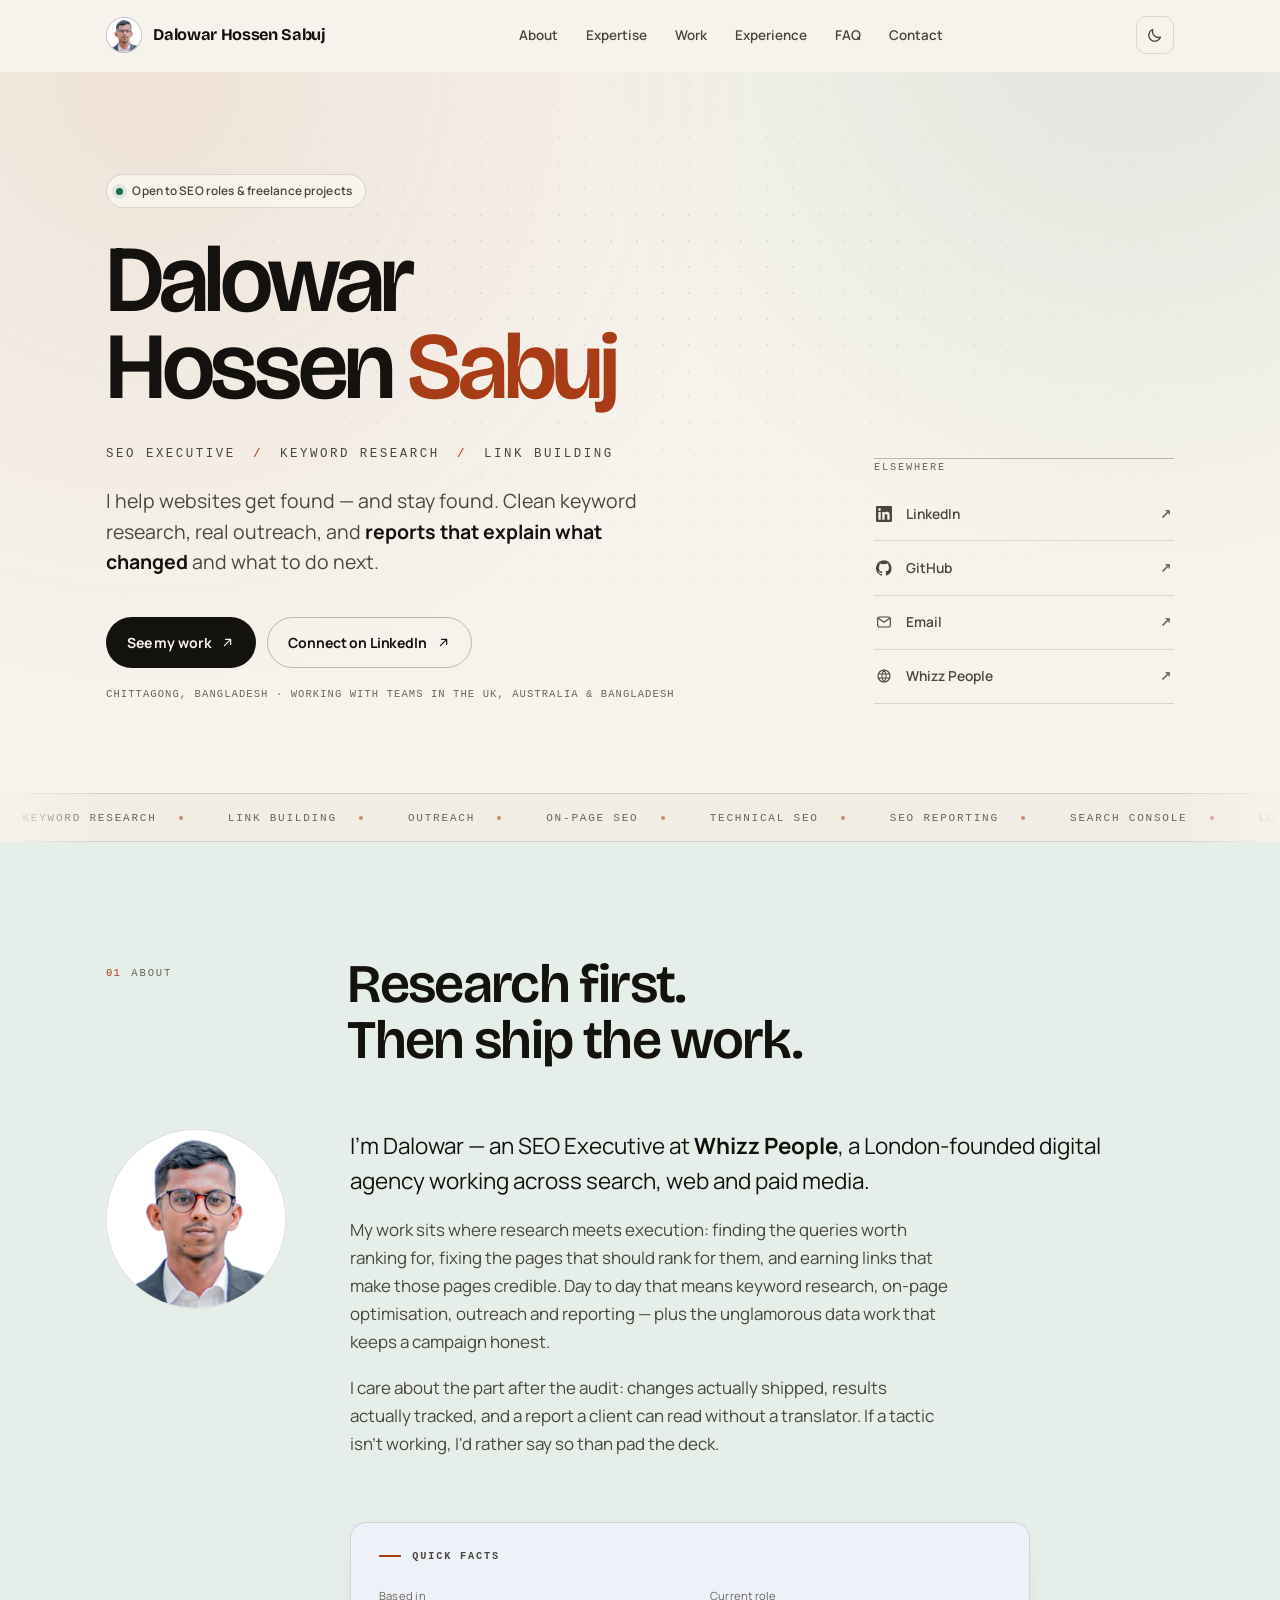
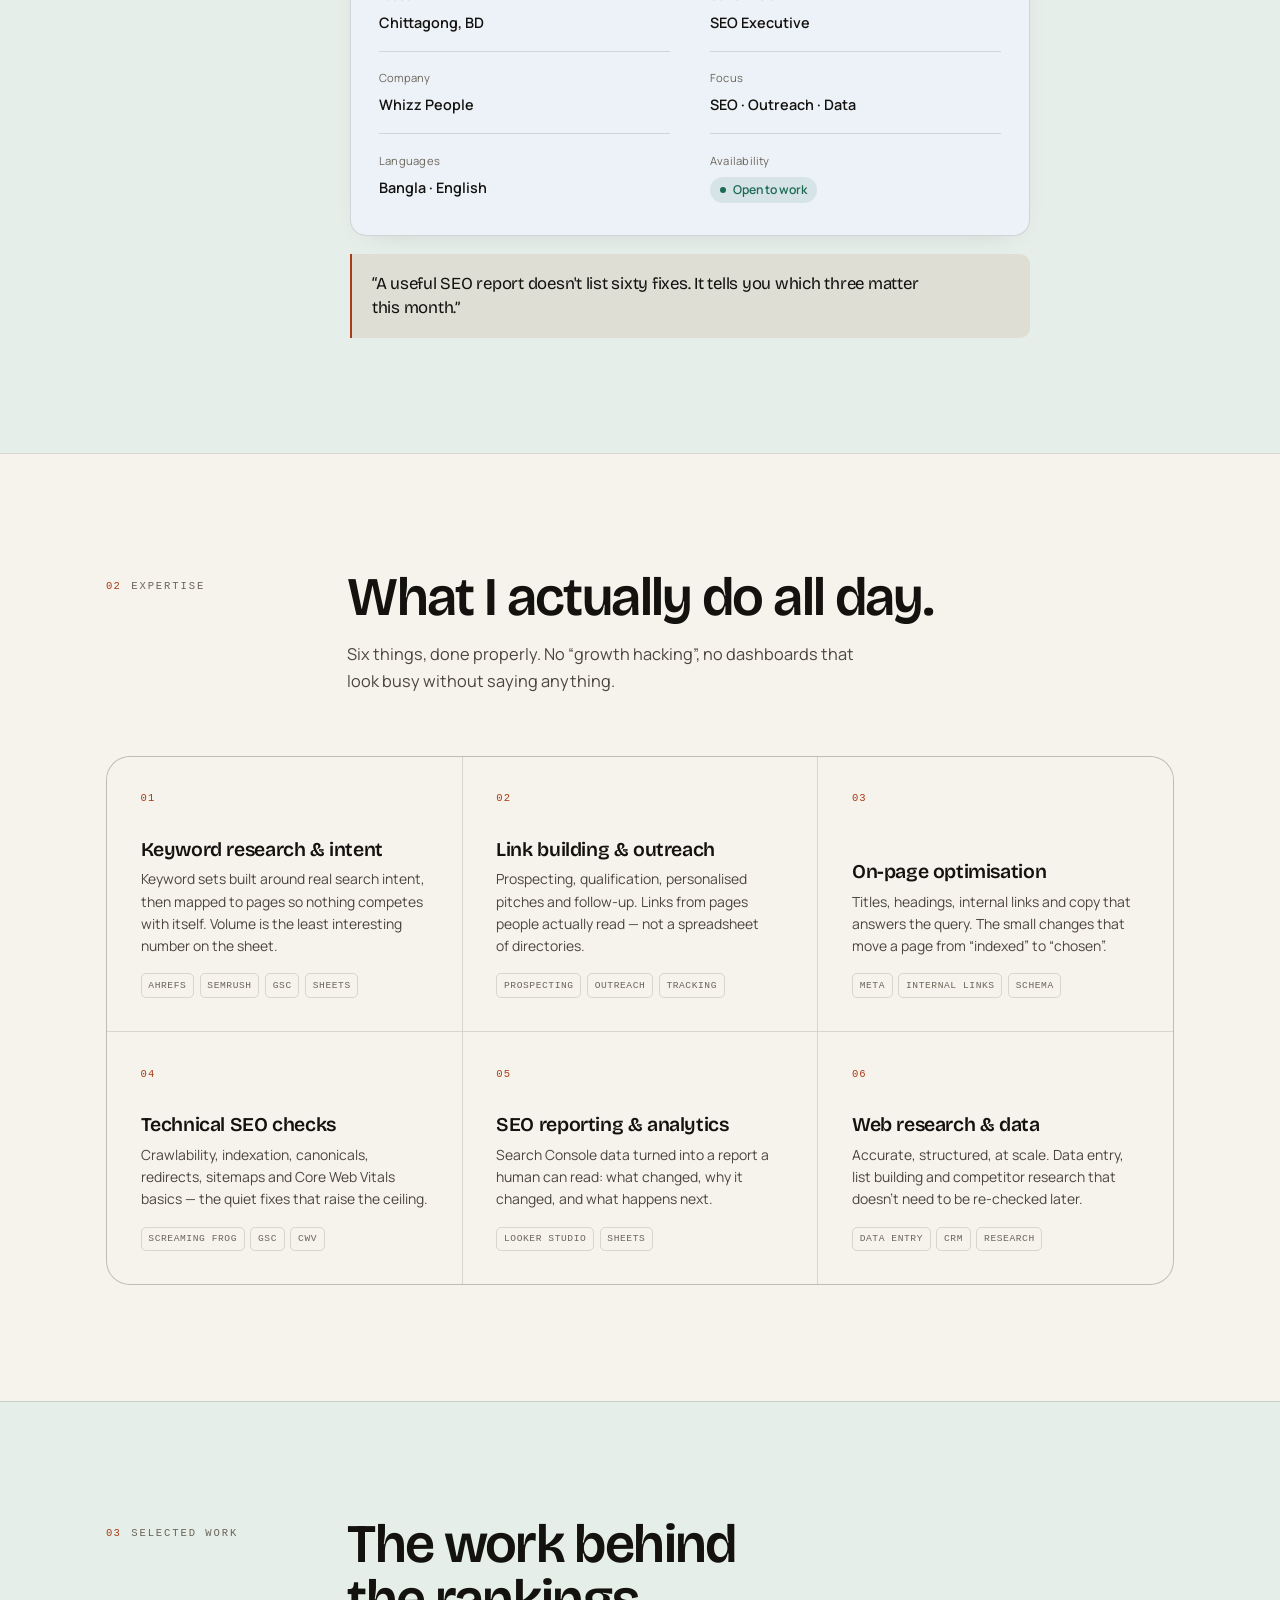
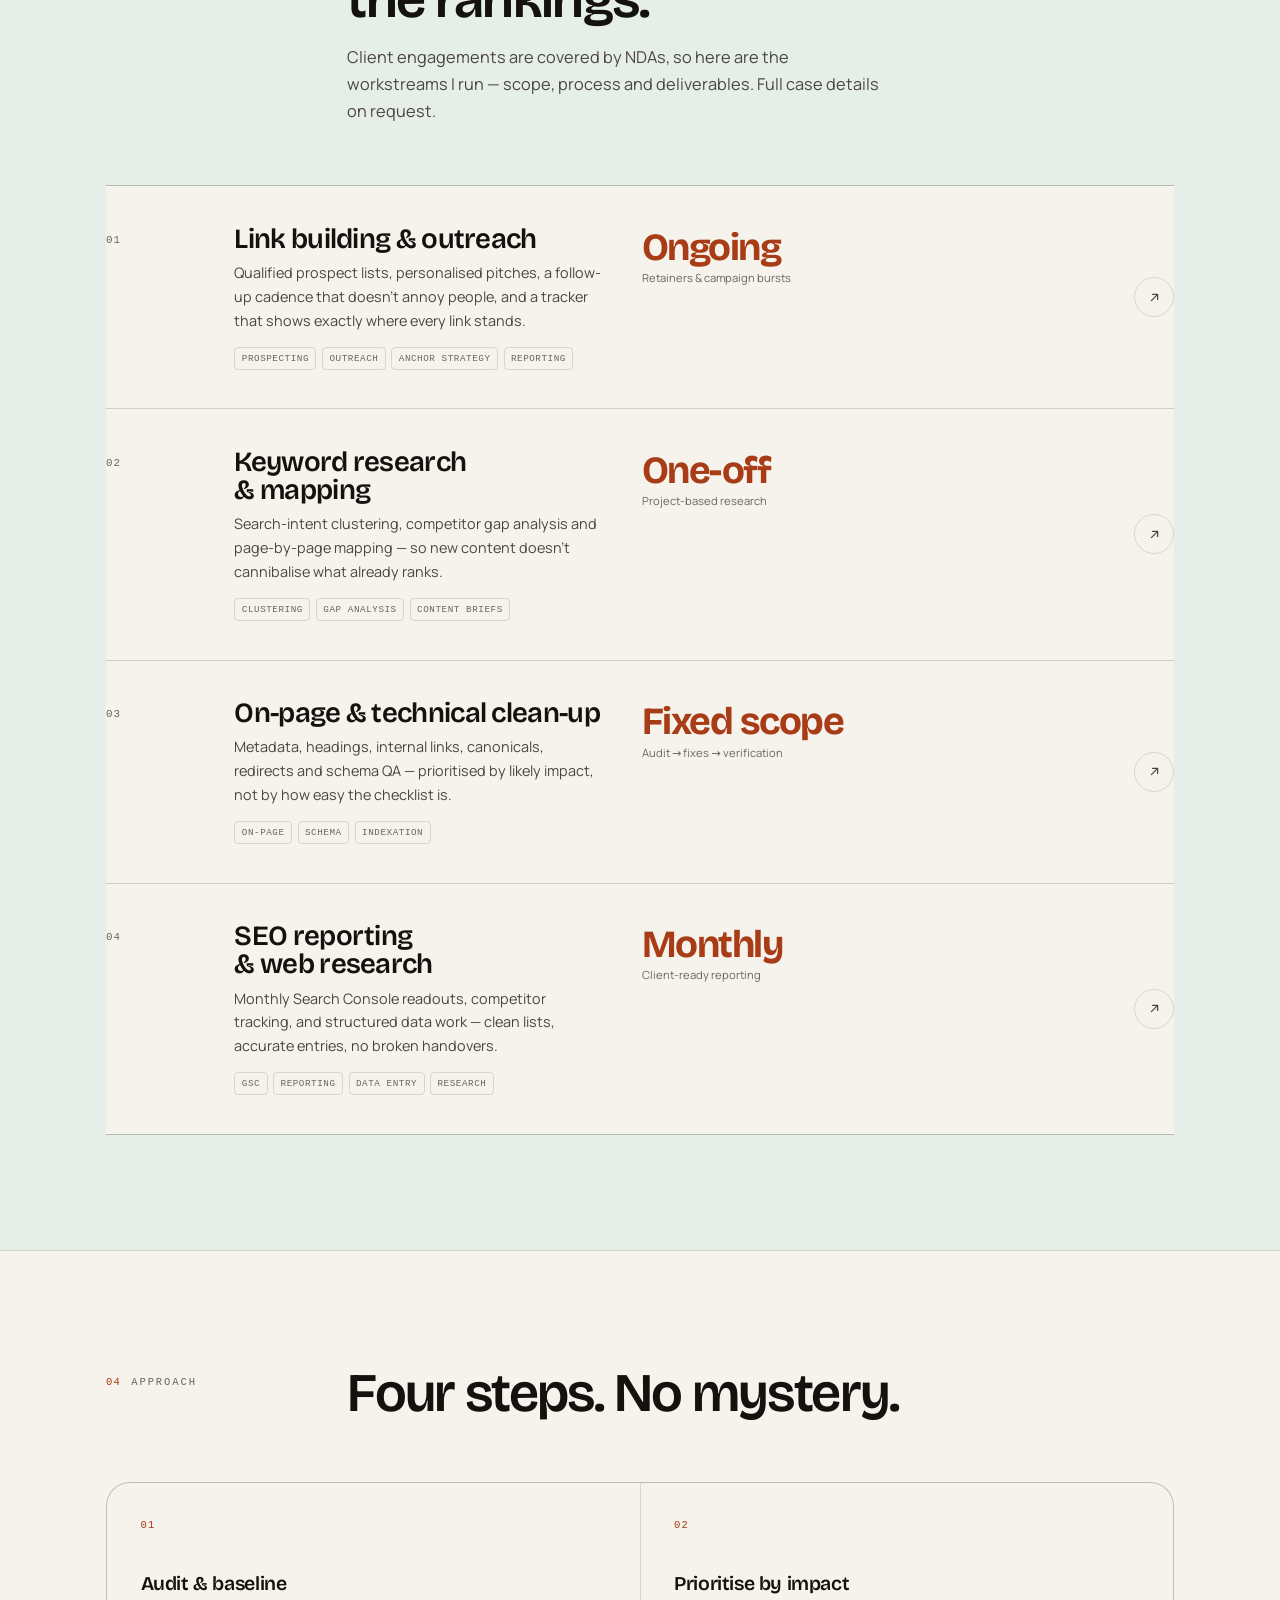
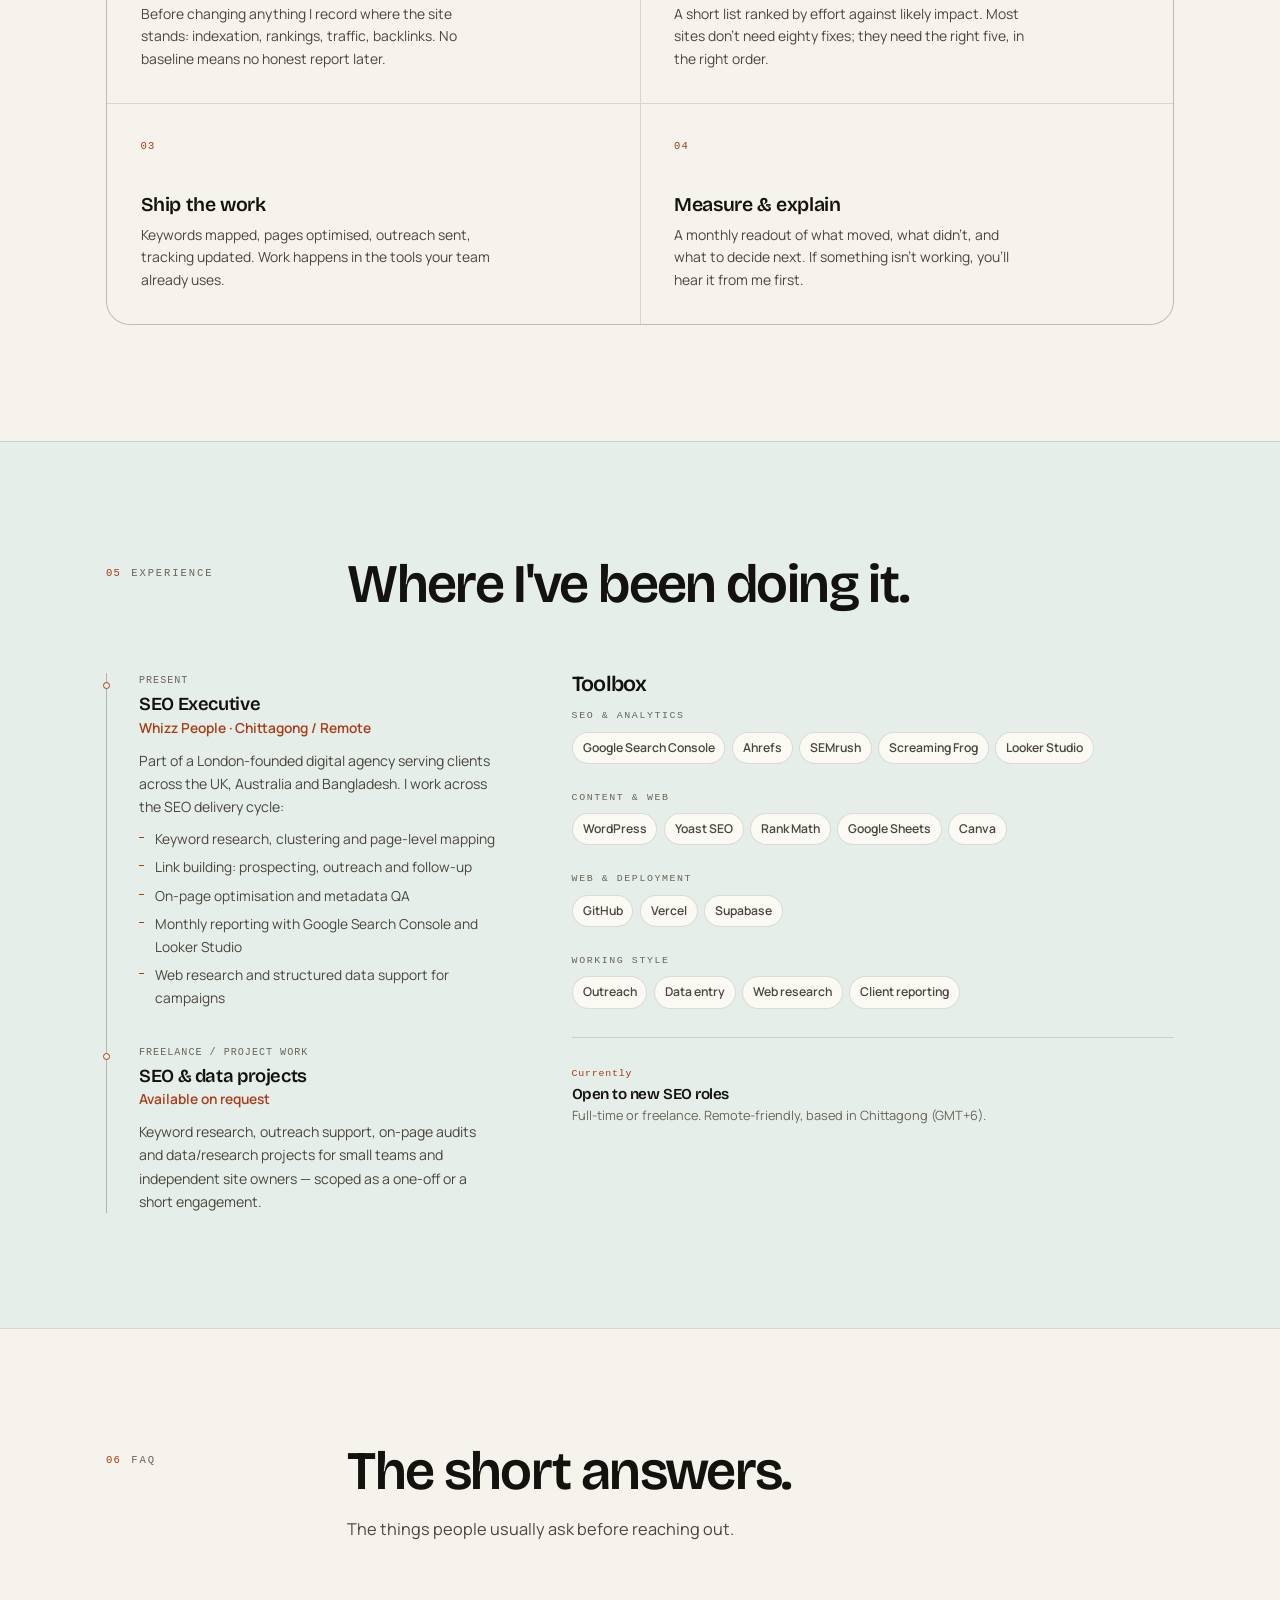
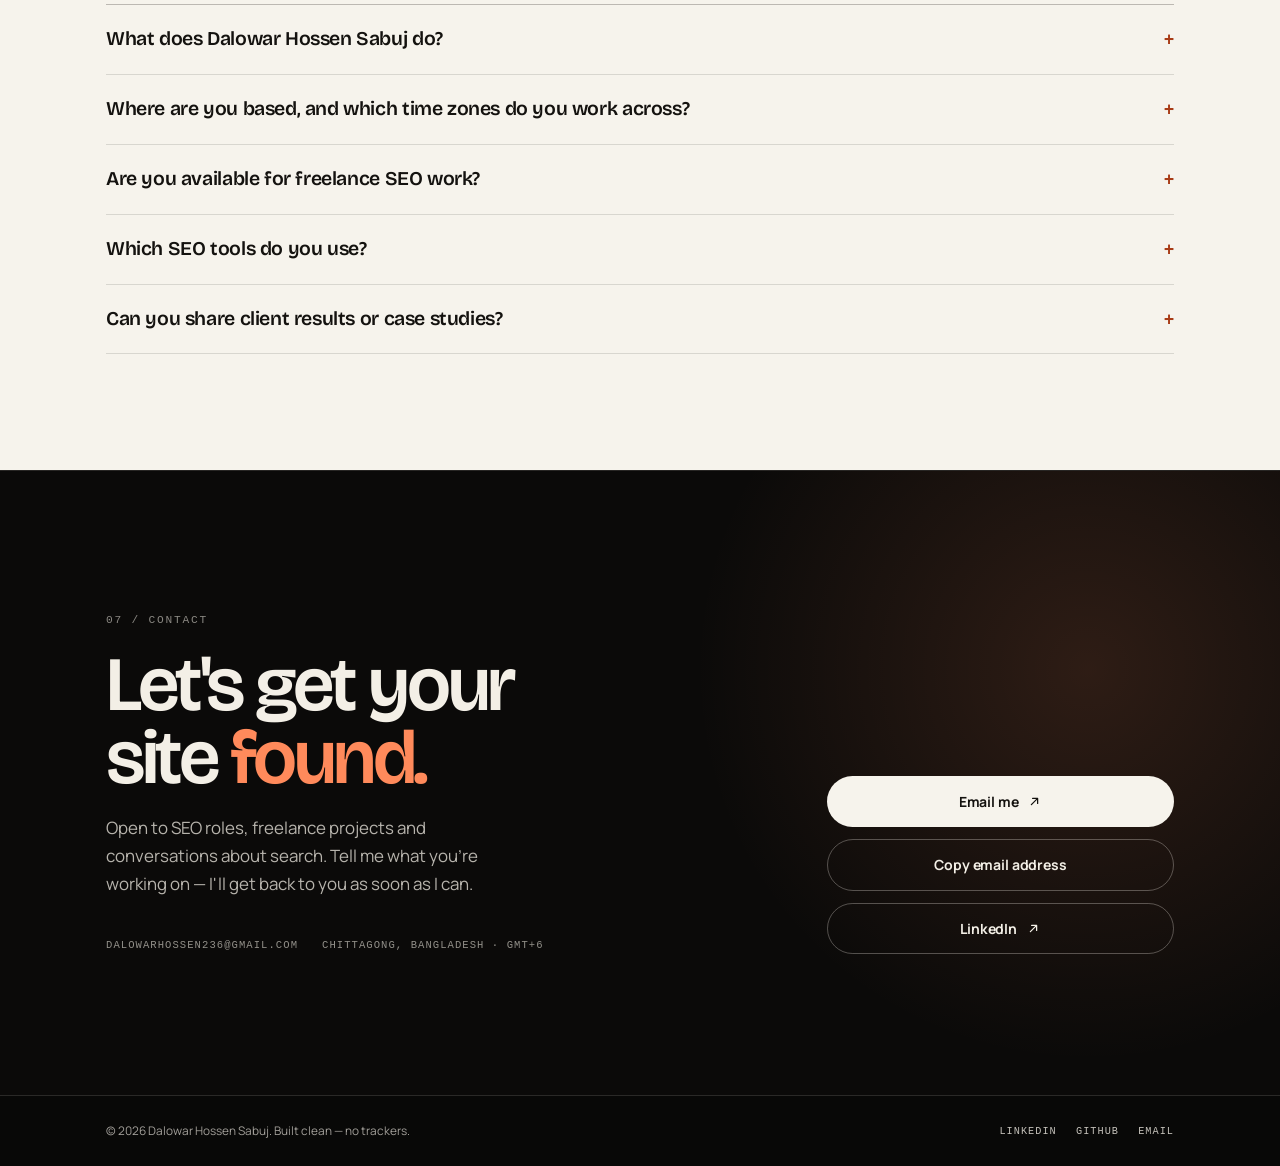
<file: index.html>
<!doctype html>
<html lang="en" data-theme="light">
  <head>
    <meta charset="utf-8" />
    <meta name="viewport" content="width=device-width, initial-scale=1" />

    <title>Dalowar Hossen Sabuj — SEO Executive</title>
    <meta
      name="description"
      content="Dalowar Hossen Sabuj — SEO Executive at Whizz People. Keyword research, link building, on-page SEO and reporting. Based in Chittagong, Bangladesh."
    />
    <meta name="author" content="Dalowar Hossen Sabuj" />
    <meta name="robots" content="index, follow, max-image-preview:large, max-snippet:-1" />
    <link rel="canonical" href="https://dalowarhossen.github.io/" />

    <!-- Google Search Console verification -->
    <meta name="google-site-verification" content="wLKCw7zXf9TpdsUhD0PZDOm4tRBXWDottYUJNYAZXNM" />

    <!-- Icons & manifest -->
    <link rel="icon" href="assets/img/favicon.svg" type="image/svg+xml" />
    <link rel="icon" href="assets/img/favicon-32.png" sizes="32x32" type="image/png" />
    <link rel="apple-touch-icon" href="assets/img/apple-touch-icon.png" />
    <link rel="manifest" href="site.webmanifest" />
    <meta name="theme-color" content="#f6f3ec" />
    <meta name="color-scheme" content="light dark" />
    <link rel="alternate" type="text/plain" href="/llms.txt" title="llms.txt" />
    <link rel="sitemap" type="application/xml" href="/sitemap.xml" />

    <!-- Open Graph -->
    <meta property="og:type" content="profile" />
    <meta property="og:site_name" content="Dalowar Hossen Sabuj" />
    <meta property="og:title" content="Dalowar Hossen Sabuj — SEO Executive" />
    <meta
      property="og:description"
      content="SEO Executive at Whizz People. Keyword research, link building, on-page optimisation and reporting that explains what changed."
    />
    <meta property="og:url" content="https://dalowarhossen.github.io/" />
    <meta property="og:image" content="https://dalowarhossen.github.io/assets/img/og-image.png" />
    <meta property="og:image:width" content="1200" />
    <meta property="og:image:height" content="630" />
    <meta property="og:image:type" content="image/png" />
    <meta property="og:image:alt" content="Dalowar Hossen Sabuj, SEO Executive" />
    <meta property="og:locale" content="en_US" />
    <meta property="profile:first_name" content="Dalowar" />
    <meta property="profile:last_name" content="Hossen Sabuj" />
    <meta property="profile:username" content="sabuz236" />

    <!-- Twitter / X -->
    <meta name="twitter:card" content="summary_large_image" />
    <meta name="twitter:title" content="Dalowar Hossen Sabuj — SEO Executive" />
    <meta
      name="twitter:description"
      content="SEO Executive at Whizz People. Keyword research, link building, on-page optimisation and reporting."
    />
    <meta name="twitter:image" content="https://dalowarhossen.github.io/assets/img/og-image.png" />
    <meta name="twitter:image:alt" content="Dalowar Hossen Sabuj, SEO Executive" />

    <!-- Identity links (helps search engines connect the profiles) -->
    <link rel="me" href="https://www.linkedin.com/in/sabuz236/" />
    <link rel="me" href="https://github.com/dalowarhossen" />
    <link rel="me" href="mailto:dalowarhossen236@gmail.com" />

    <!-- Theme is applied before first paint to avoid a flash -->
    <script>
      (function () {
        try {
          var saved = localStorage.getItem("theme");
          var theme =
            saved ||
            (window.matchMedia("(prefers-color-scheme: dark)").matches ? "dark" : "light");
          document.documentElement.dataset.theme = theme;
        } catch (e) {}
      })();
    </script>

    <!-- Fonts -->
    <link
      rel="preload"
      href="assets/fonts/bricolage-latin.woff2"
      as="font"
      type="font/woff2"
      crossorigin
    />
    <link
      rel="preload"
      href="assets/fonts/manrope-latin.woff2"
      as="font"
      type="font/woff2"
      crossorigin
    />
    <link rel="stylesheet" href="assets/css/style.css?v=20261028-avatar" />

    <noscript>
      <style>
        .reveal { opacity: 1; transform: none; }
      </style>
    </noscript>

    <!-- Structured data: Person + ProfilePage + WebSite + FAQ -->
    <script type="application/ld+json">
      {
        "@context": "https://schema.org",
        "@graph": [
          {
            "@type": "Person",
            "@id": "https://dalowarhossen.github.io/#person",
            "name": "Dalowar Hossen Sabuj",
            "alternateName": ["Dalowar Hossen", "Sabuj"],
            "jobTitle": "SEO Executive",
            "description": "SEO Executive at Whizz People in Chittagong, Bangladesh, specialising in keyword research, link building, on-page optimisation, SEO reporting and web research.",
            "url": "https://dalowarhossen.github.io/",
            "mainEntityOfPage": "https://dalowarhossen.github.io/",
            "image": "https://dalowarhossen.github.io/assets/img/portrait.jpg",
            "email": "mailto:dalowarhossen236@gmail.com",
            "worksFor": {
              "@type": "Organization",
              "name": "Whizz People",
              "url": "https://whizzpeople.com/",
              "sameAs": ["https://www.linkedin.com/company/whizz-people/"]
            },
            "address": {
              "@type": "PostalAddress",
              "addressLocality": "Chittagong",
              "addressCountry": "BD"
            },
            "homeLocation": {
              "@type": "Place",
              "name": "Chittagong, Bangladesh"
            },
            "knowsLanguage": ["bn", "en"],
            "knowsAbout": [
              "Search engine optimisation",
              "Keyword research",
              "Link building",
              "Outreach",
              "On-page SEO",
              "Technical SEO",
              "SEO reporting",
              "Google Search Console",
              "Looker Studio",
              "Google Sheets",
              "Web research",
              "Data entry",
              "GitHub",
              "Vercel",
              "Supabase"
            ],
            "hasOccupation": {
              "@type": "Occupation",
              "name": "SEO Executive",
              "occupationLocation": {
                "@type": "City",
                "name": "Chittagong"
              },
              "skills": "Keyword research, link building, outreach, on-page optimisation, SEO reporting, web research"
            },
            "sameAs": [
              "https://www.linkedin.com/in/sabuz236/",
              "https://github.com/dalowarhossen"
            ]
          },
          {
            "@type": "WebSite",
            "@id": "https://dalowarhossen.github.io/#website",
            "url": "https://dalowarhossen.github.io/",
            "name": "Dalowar Hossen Sabuj — Portfolio",
            "inLanguage": "en",
            "publisher": { "@id": "https://dalowarhossen.github.io/#person" }
          },
          {
            "@type": "ProfilePage",
            "@id": "https://dalowarhossen.github.io/#profile",
            "url": "https://dalowarhossen.github.io/",
            "name": "Dalowar Hossen Sabuj — SEO Executive",
            "isPartOf": { "@id": "https://dalowarhossen.github.io/#website" },
            "mainEntity": { "@id": "https://dalowarhossen.github.io/#person" },
            "dateModified": "2026-10-19",
            "inLanguage": "en"
          },
          {
            "@type": "FAQPage",
            "@id": "https://dalowarhossen.github.io/#faq",
            "mainEntity": [
              {
                "@type": "Question",
                "name": "What does Dalowar Hossen Sabuj do?",
                "acceptedAnswer": {
                  "@type": "Answer",
                  "text": "Dalowar Hossen Sabuj is an SEO Executive at Whizz People, a London-founded digital agency. He works on keyword research, link building and outreach, on-page optimisation, SEO reporting with Google Search Console and Looker Studio, and web research."
                }
              },
              {
                "@type": "Question",
                "name": "Where is Dalowar Hossen Sabuj based?",
                "acceptedAnswer": {
                  "@type": "Answer",
                  "text": "He is based in Chittagong, Bangladesh, and works remotely with teams across the UK, Australia and Bangladesh."
                }
              },
              {
                "@type": "Question",
                "name": "Is Dalowar available for freelance SEO work?",
                "acceptedAnswer": {
                  "@type": "Answer",
                  "text": "Yes. He is open to freelance SEO projects and full-time roles covering keyword research, link building, on-page optimisation and reporting. The fastest way to reach him is by email at dalowarhossen236@gmail.com or on LinkedIn."
                }
              },
              {
                "@type": "Question",
                "name": "Which SEO tools does Dalowar use?",
                "acceptedAnswer": {
                  "@type": "Answer",
                  "text": "His day-to-day stack includes Google Search Console, Ahrefs, SEMrush, Screaming Frog, Looker Studio, Google Sheets and WordPress with Yoast or Rank Math. He also uses GitHub, Vercel and Supabase for publishing and small web builds."
                }
              }
            ]
          }
        ]
      }
    </script>
  </head>

  <body>
    <a class="skip-link" href="#main">Skip to content</a>

    <header class="site-header" data-header>
      <div class="wrap header-inner">
        <a class="brand" href="#top" aria-label="Dalowar Hossen Sabuj — home">
          <img class="brand-mark brand-photo" src="assets/img/portrait.jpg" alt="" width="36" height="36" decoding="async" />
          <span class="brand-text">Dalowar Hossen Sabuj</span>
        </a>

        <nav class="nav" id="primary-nav" aria-label="Primary">
          <a href="#about">About</a>
          <a href="#expertise">Expertise</a>
          <a href="#work">Work</a>
          <a href="#experience">Experience</a>
          <a href="#faq">FAQ</a>
          <a href="#contact">Contact</a>
        </nav>

        <div class="header-actions">
          <button
            class="icon-btn theme-toggle"
            type="button"
            data-theme-toggle
            aria-label="Switch to dark theme"
            aria-pressed="false"
          >
            <svg class="sun" viewBox="0 0 24 24" fill="none" stroke="currentColor" stroke-width="1.8" stroke-linecap="round" aria-hidden="true">
              <circle cx="12" cy="12" r="4.2" />
              <path d="M12 2.5v2M12 19.5v2M2.5 12h2M19.5 12h2M5.3 5.3l1.4 1.4M17.3 17.3l1.4 1.4M18.7 5.3l-1.4 1.4M6.7 17.3l-1.4 1.4" />
            </svg>
            <svg class="moon" viewBox="0 0 24 24" fill="none" stroke="currentColor" stroke-width="1.8" stroke-linecap="round" stroke-linejoin="round" aria-hidden="true">
              <path d="M20.5 14.3A8.5 8.5 0 0 1 9.7 3.5a8.5 8.5 0 1 0 10.8 10.8Z" />
            </svg>
          </button>

          <button
            class="icon-btn menu-toggle"
            type="button"
            data-menu-toggle
            aria-expanded="false"
            aria-controls="primary-nav"
            aria-label="Toggle navigation"
          >
            <svg viewBox="0 0 24 24" fill="none" stroke="currentColor" stroke-width="1.8" stroke-linecap="round" aria-hidden="true">
              <path d="M4 7h16M4 12h16M4 17h16" />
            </svg>
          </button>
        </div>
      </div>
      <span class="progress" data-progress aria-hidden="true"></span>
    </header>

    <main id="main">
      <!-- ================================================================
           HERO
           ================================================================ -->
      <section class="hero" id="top" aria-labelledby="hero-title">
        <div class="wrap hero-grid">
          <div>
            <p class="eyebrow">
              <span class="dot" aria-hidden="true"></span>
              Open to SEO roles &amp; freelance projects
            </p>

            <h1 id="hero-title">
              <span class="line">Dalowar</span>
              <span class="line">Hossen <em>Sabuj</em></span>
            </h1>

            <p class="hero-role">
              SEO Executive <span class="sep">/</span> Keyword Research
              <span class="sep">/</span> Link Building
            </p>

            <p class="hero-lede">
              I help websites get found — and stay found. Clean keyword research,
              real outreach, and <strong>reports that explain what changed</strong>
              and what to do next.
            </p>

            <div class="hero-cta">
              <a class="btn" href="#work">
                See my work
                <svg viewBox="0 0 24 24" fill="none" stroke="currentColor" stroke-width="2" stroke-linecap="round" stroke-linejoin="round" aria-hidden="true">
                  <path d="M7 17 17 7M9 7h8v8" />
                </svg>
              </a>
              <a class="btn btn--ghost" href="https://www.linkedin.com/in/sabuz236/" rel="me">
                Connect on LinkedIn
                <svg viewBox="0 0 24 24" fill="none" stroke="currentColor" stroke-width="2" stroke-linecap="round" stroke-linejoin="round" aria-hidden="true">
                  <path d="M7 17 17 7M9 7h8v8" />
                </svg>
              </a>
            </div>

            <p class="hero-note">
              Chittagong, Bangladesh · Working with teams in the UK, Australia &amp; Bangladesh
            </p>
          </div>

          <nav class="social-rail" aria-label="Profiles and contact">
            <p class="rail-title">Elsewhere</p>

            <a class="social-link" href="https://www.linkedin.com/in/sabuz236/" rel="me">
              <svg viewBox="0 0 24 24" fill="currentColor" aria-hidden="true">
                <path d="M20.45 20.45h-3.55v-5.57c0-1.33-.03-3.04-1.85-3.04-1.86 0-2.14 1.45-2.14 2.94v5.67H9.35V9h3.41v1.56h.05c.48-.9 1.64-1.85 3.37-1.85 3.6 0 4.27 2.37 4.27 5.46v6.28zM5.34 7.43a2.06 2.06 0 1 1 0-4.12 2.06 2.06 0 0 1 0 4.12zm1.78 13.02H3.55V9h3.57v11.45zM22.22 0H1.77C.79 0 0 .77 0 1.73v20.54C0 23.23.79 24 1.77 24h20.45c.98 0 1.78-.77 1.78-1.73V1.73C24 .77 23.2 0 22.22 0z" />
              </svg>
              <span>LinkedIn</span>
              <span class="arrow" aria-hidden="true">↗</span>
            </a>

            <a class="social-link" href="https://github.com/dalowarhossen" rel="me">
              <svg viewBox="0 0 24 24" fill="currentColor" aria-hidden="true">
                <path d="M12 .3a12 12 0 0 0-3.8 23.4c.6.1.8-.3.8-.6v-2.1c-3.3.7-4-1.6-4-1.6-.6-1.4-1.4-1.8-1.4-1.8-1.1-.7.1-.7.1-.7 1.2.1 1.8 1.2 1.8 1.2 1.1 1.8 2.8 1.3 3.5 1 .1-.8.4-1.3.8-1.6-2.7-.3-5.5-1.3-5.5-5.9 0-1.3.5-2.4 1.2-3.2-.1-.3-.5-1.5.1-3.2 0 0 1-.3 3.3 1.2a11.5 11.5 0 0 1 6 0C17.3 4.7 18.3 5 18.3 5c.6 1.7.2 2.9.1 3.2.8.8 1.2 1.9 1.2 3.2 0 4.6-2.8 5.6-5.5 5.9.4.4.8 1.1.8 2.2v3.3c0 .3.2.7.8.6A12 12 0 0 0 12 .3z" />
              </svg>
              <span>GitHub</span>
              <span class="arrow" aria-hidden="true">↗</span>
            </a>

            <a class="social-link" href="mailto:dalowarhossen236@gmail.com">
              <svg viewBox="0 0 24 24" fill="none" stroke="currentColor" stroke-width="1.7" stroke-linecap="round" stroke-linejoin="round" aria-hidden="true">
                <rect x="2.5" y="4.5" width="19" height="15" rx="2.5" />
                <path d="m3.5 6.5 8.5 6 8.5-6" />
              </svg>
              <span>Email</span>
              <span class="arrow" aria-hidden="true">↗</span>
            </a>

            <a class="social-link" href="https://whizzpeople.com/" rel="noopener">
              <svg viewBox="0 0 24 24" fill="none" stroke="currentColor" stroke-width="1.7" stroke-linecap="round" stroke-linejoin="round" aria-hidden="true">
                <circle cx="12" cy="12" r="9" />
                <path d="M3.5 9h17M3.5 15h17M12 3a15 15 0 0 1 0 18M12 3a15 15 0 0 0 0 18" />
              </svg>
              <span>Whizz People</span>
              <span class="arrow" aria-hidden="true">↗</span>
            </a>
          </nav>
        </div>
      </section>

      <!-- ================================================================
           MARQUEE
           ================================================================ -->
      <div class="marquee" aria-hidden="true">
        <div class="marquee-track">
          <div class="marquee-group">
            <span>Keyword research</span><span>Link building</span><span>Outreach</span>
            <span>On-page SEO</span><span>Technical SEO</span><span>SEO reporting</span>
            <span>Search Console</span><span>Looker Studio</span><span>Content briefs</span>
            <span>Web research</span><span>Data entry</span><span>Local SEO</span>
          </div>
          <div class="marquee-group">
            <span>Keyword research</span><span>Link building</span><span>Outreach</span>
            <span>On-page SEO</span><span>Technical SEO</span><span>SEO reporting</span>
            <span>Search Console</span><span>Looker Studio</span><span>Content briefs</span>
            <span>Web research</span><span>Data entry</span><span>Local SEO</span>
          </div>
        </div>
      </div>

      <!-- ================================================================
           01 — ABOUT
           ================================================================ -->
      <section class="section" id="about" aria-labelledby="about-title">
        <div class="wrap">
          <div class="section-head reveal">
            <p class="label"><span class="num">01</span><span class="txt">About</span></p>
            <div>
              <h2 class="section-title" id="about-title">Research first. Then ship the work.</h2>
            </div>
          </div>

          <div class="about-grid">
            <img
              class="about-portrait reveal"
              src="assets/img/portrait.jpg"
              alt="Dalowar Hossen Sabuj"
              width="600"
              height="600"
              loading="lazy"
              decoding="async"
            />
            <div class="prose reveal">
              <p>
                I'm Dalowar — an SEO Executive at
                <strong>Whizz People</strong>, a London-founded digital agency
                working across search, web and paid media.
              </p>
              <p>
                My work sits where research meets execution: finding the queries
                worth ranking for, fixing the pages that should rank for them, and
                earning links that make those pages credible. Day to day that means
                keyword research, on-page optimisation, outreach and reporting —
                plus the unglamorous data work that keeps a campaign honest.
              </p>
              <p>
                I care about the part after the audit: changes actually shipped,
                results actually tracked, and a report a client can read without a
                translator. If a tactic isn't working, I'd rather say so than pad
                the deck.
              </p>
            </div>

            <div class="about-details reveal" style="--d: 90ms">
              <div class="fact-card">
                <h3>Quick facts</h3>
                <ul class="facts">
                  <li><span class="k">Based in</span><span class="v">Chittagong, BD</span></li>
                  <li><span class="k">Current role</span><span class="v">SEO Executive</span></li>
                  <li><span class="k">Company</span><span class="v">Whizz People</span></li>
                  <li><span class="k">Focus</span><span class="v">SEO · Outreach · Data</span></li>
                  <li><span class="k">Languages</span><span class="v">Bangla · English</span></li>
                  <li>
                    <span class="k">Availability</span>
                    <span class="v available">Open to work</span>
                  </li>
                </ul>
              </div>

              <blockquote class="pullquote">
                <p>
                  “A useful SEO report doesn't list sixty fixes. It tells you which
                  three matter this month.”
                </p>
              </blockquote>
            </div>
          </div>
        </div>
      </section>

      <!-- ================================================================
           02 — EXPERTISE
           ================================================================ -->
      <section class="section" id="expertise" aria-labelledby="expertise-title">
        <div class="wrap">
          <div class="section-head reveal">
            <p class="label"><span class="num">02</span><span class="txt">Expertise</span></p>
            <div>
              <h2 class="section-title" id="expertise-title">
                What I actually do all day.
              </h2>
              <p class="section-intro">
                Six things, done properly. No “growth hacking”, no dashboards that
                look busy without saying anything.
              </p>
            </div>
          </div>

          <div class="cards">
            <article class="card reveal">
              <span class="num">01</span>
              <h3>Keyword research &amp; intent</h3>
              <p>
                Keyword sets built around real search intent, then mapped to pages
                so nothing competes with itself. Volume is the least interesting
                number on the sheet.
              </p>
              <div class="tags">
                <span>Ahrefs</span><span>SEMrush</span><span>GSC</span><span>Sheets</span>
              </div>
            </article>

            <article class="card reveal" style="--d: 60ms">
              <span class="num">02</span>
              <h3>Link building &amp; outreach</h3>
              <p>
                Prospecting, qualification, personalised pitches and follow-up.
                Links from pages people actually read — not a spreadsheet of
                directories.
              </p>
              <div class="tags">
                <span>Prospecting</span><span>Outreach</span><span>Tracking</span>
              </div>
            </article>

            <article class="card reveal" style="--d: 120ms">
              <span class="num">03</span>
              <h3>On-page optimisation</h3>
              <p>
                Titles, headings, internal links and copy that answers the query.
                The small changes that move a page from “indexed” to “chosen”.
              </p>
              <div class="tags">
                <span>Meta</span><span>Internal links</span><span>Schema</span>
              </div>
            </article>

            <article class="card reveal">
              <span class="num">04</span>
              <h3>Technical SEO checks</h3>
              <p>
                Crawlability, indexation, canonicals, redirects, sitemaps and Core
                Web Vitals basics — the quiet fixes that raise the ceiling.
              </p>
              <div class="tags">
                <span>Screaming Frog</span><span>GSC</span><span>CWV</span>
              </div>
            </article>

            <article class="card reveal" style="--d: 60ms">
              <span class="num">05</span>
              <h3>SEO reporting &amp; analytics</h3>
              <p>
                Search Console data turned into a report a human can read: what
                changed, why it changed, and what happens next.
              </p>
              <div class="tags">
                <span>Looker Studio</span><span>Sheets</span>
              </div>
            </article>

            <article class="card reveal" style="--d: 120ms">
              <span class="num">06</span>
              <h3>Web research &amp; data</h3>
              <p>
                Accurate, structured, at scale. Data entry, list building and
                competitor research that doesn't need to be re-checked later.
              </p>
              <div class="tags">
                <span>Data entry</span><span>CRM</span><span>Research</span>
              </div>
            </article>
          </div>
        </div>
      </section>

      <!-- ================================================================
           03 — WORK
           ================================================================ -->
      <section class="section" id="work" aria-labelledby="work-title">
        <div class="wrap">
          <div class="section-head reveal">
            <p class="label"><span class="num">03</span><span class="txt">Selected work</span></p>
            <div>
              <h2 class="section-title" id="work-title">
                The work behind the rankings.
              </h2>
              <p class="section-intro">
                Client engagements are covered by NDAs, so here are the workstreams
                I run — scope, process and deliverables. Full case details on
                request.
              </p>
            </div>
          </div>

          <div class="work-list">
            <article class="work reveal">
              <span class="index">01</span>
              <div>
                <h3>
                  <a href="#contact">Link building &amp; outreach</a>
                </h3>
                <p class="desc">
                  Qualified prospect lists, personalised pitches, a follow-up
                  cadence that doesn't annoy people, and a tracker that shows
                  exactly where every link stands.
                </p>
                <div class="tags">
                  <span>Prospecting</span><span>Outreach</span><span>Anchor strategy</span><span>Reporting</span>
                </div>
              </div>
              <div class="result">
                <span class="big">Ongoing</span>
                <span class="cap">Retainers &amp; campaign bursts</span>
              </div>
              <span class="go" aria-hidden="true">
                <svg viewBox="0 0 24 24" fill="none" stroke="currentColor" stroke-width="2" stroke-linecap="round" stroke-linejoin="round">
                  <path d="M7 17 17 7M9 7h8v8" />
                </svg>
              </span>
            </article>

            <article class="work reveal">
              <span class="index">02</span>
              <div>
                <h3>
                  <a href="#contact">Keyword research &amp; mapping</a>
                </h3>
                <p class="desc">
                  Search-intent clustering, competitor gap analysis and page-by-page
                  mapping — so new content doesn't cannibalise what already ranks.
                </p>
                <div class="tags">
                  <span>Clustering</span><span>Gap analysis</span><span>Content briefs</span>
                </div>
              </div>
              <div class="result">
                <span class="big">One-off</span>
                <span class="cap">Project-based research</span>
              </div>
              <span class="go" aria-hidden="true">
                <svg viewBox="0 0 24 24" fill="none" stroke="currentColor" stroke-width="2" stroke-linecap="round" stroke-linejoin="round">
                  <path d="M7 17 17 7M9 7h8v8" />
                </svg>
              </span>
            </article>

            <article class="work reveal">
              <span class="index">03</span>
              <div>
                <h3>
                  <a href="#contact">On-page &amp; technical clean-up</a>
                </h3>
                <p class="desc">
                  Metadata, headings, internal links, canonicals, redirects and
                  schema QA — prioritised by likely impact, not by how easy the
                  checklist is.
                </p>
                <div class="tags">
                  <span>On-page</span><span>Schema</span><span>Indexation</span>
                </div>
              </div>
              <div class="result">
                <span class="big">Fixed scope</span>
                <span class="cap">Audit → fixes → verification</span>
              </div>
              <span class="go" aria-hidden="true">
                <svg viewBox="0 0 24 24" fill="none" stroke="currentColor" stroke-width="2" stroke-linecap="round" stroke-linejoin="round">
                  <path d="M7 17 17 7M9 7h8v8" />
                </svg>
              </span>
            </article>

            <article class="work reveal">
              <span class="index">04</span>
              <div>
                <h3>
                  <a href="#contact">SEO reporting &amp; web research</a>
                </h3>
                <p class="desc">
                  Monthly Search Console readouts, competitor tracking, and structured
                  data work — clean lists, accurate entries, no broken handovers.
                </p>
                <div class="tags">
                  <span>GSC</span><span>Reporting</span><span>Data entry</span><span>Research</span>
                </div>
              </div>
              <div class="result">
                <span class="big">Monthly</span>
                <span class="cap">Client-ready reporting</span>
              </div>
              <span class="go" aria-hidden="true">
                <svg viewBox="0 0 24 24" fill="none" stroke="currentColor" stroke-width="2" stroke-linecap="round" stroke-linejoin="round">
                  <path d="M7 17 17 7M9 7h8v8" />
                </svg>
              </span>
            </article>
          </div>
        </div>
      </section>

      <!-- ================================================================
           04 — APPROACH
           ================================================================ -->
      <section class="section" id="approach" aria-labelledby="approach-title">
        <div class="wrap">
          <div class="section-head reveal">
            <p class="label"><span class="num">04</span><span class="txt">Approach</span></p>
            <div>
              <h2 class="section-title" id="approach-title">
                Four steps. No mystery.
              </h2>
            </div>
          </div>

          <div class="cards cards--four">
            <article class="card reveal">
              <span class="num">01</span>
              <h3>Audit &amp; baseline</h3>
              <p>
                Before changing anything I record where the site stands:
                indexation, rankings, traffic, backlinks. No baseline means no
                honest report later.
              </p>
            </article>
            <article class="card reveal" style="--d: 60ms">
              <span class="num">02</span>
              <h3>Prioritise by impact</h3>
              <p>
                A short list ranked by effort against likely impact. Most sites
                don't need eighty fixes; they need the right five, in the right
                order.
              </p>
            </article>
            <article class="card reveal" style="--d: 120ms">
              <span class="num">03</span>
              <h3>Ship the work</h3>
              <p>
                Keywords mapped, pages optimised, outreach sent, tracking updated.
                Work happens in the tools your team already uses.
              </p>
            </article>
            <article class="card reveal" style="--d: 180ms">
              <span class="num">04</span>
              <h3>Measure &amp; explain</h3>
              <p>
                A monthly readout of what moved, what didn't, and what to decide
                next. If something isn't working, you'll hear it from me first.
              </p>
            </article>
          </div>
        </div>
      </section>

      <!-- ================================================================
           05 — EXPERIENCE
           ================================================================ -->
      <section class="section" id="experience" aria-labelledby="experience-title">
        <div class="wrap">
          <div class="section-head reveal">
            <p class="label"><span class="num">05</span><span class="txt">Experience</span></p>
            <div>
              <h2 class="section-title" id="experience-title">
                Where I've been doing it.
              </h2>
            </div>
          </div>

          <div class="exp-grid">
            <div class="reveal">
              <div class="timeline">
                <article class="job">
                  <p class="when">Present</p>
                  <h3>SEO Executive</h3>
                  <p class="at">Whizz People · Chittagong / Remote</p>
                  <p>
                    Part of a London-founded digital agency serving clients across
                    the UK, Australia and Bangladesh. I work across the SEO
                    delivery cycle:
                  </p>
                  <ul>
                    <li>Keyword research, clustering and page-level mapping</li>
                    <li>Link building: prospecting, outreach and follow-up</li>
                    <li>On-page optimisation and metadata QA</li>
                    <li>Monthly reporting with Google Search Console and Looker Studio</li>
                    <li>Web research and structured data support for campaigns</li>
                  </ul>
                </article>

                <article class="job">
                  <p class="when">Freelance / project work</p>
                  <h3>SEO &amp; data projects</h3>
                  <p class="at">Available on request</p>
                  <p>
                    Keyword research, outreach support, on-page audits and
                    data/research projects for small teams and independent site
                    owners — scoped as a one-off or a short engagement.
                  </p>
                </article>
              </div>
            </div>

            <div class="exp-side reveal" style="--d: 90ms">
              <h3>Toolbox</h3>

              <div class="chip-group">
                <h4>SEO &amp; analytics</h4>
                <div class="chips">
                  <span class="chip">Google Search Console</span>
                  <span class="chip">Ahrefs</span>
                  <span class="chip">SEMrush</span>
                  <span class="chip">Screaming Frog</span>
                  <span class="chip">Looker Studio</span>
                </div>
              </div>

              <div class="chip-group">
                <h4>Content &amp; web</h4>
                <div class="chips">
                  <span class="chip">WordPress</span>
                  <span class="chip">Yoast SEO</span>
                  <span class="chip">Rank Math</span>
                  <span class="chip">Google Sheets</span>
                  <span class="chip">Canva</span>
                </div>
              </div>

              <div class="chip-group">
                <h4>Web &amp; deployment</h4>
                <div class="chips">
                  <span class="chip">GitHub</span>
                  <span class="chip">Vercel</span>
                  <span class="chip">Supabase</span>
                </div>
              </div>

              <div class="chip-group">
                <h4>Working style</h4>
                <div class="chips">
                  <span class="chip">Outreach</span>
                  <span class="chip">Data entry</span>
                  <span class="chip">Web research</span>
                  <span class="chip">Client reporting</span>
                </div>
              </div>

              <div class="credential">
                <span class="year">Currently</span>
                <h4>Open to new SEO roles</h4>
                <p>
                  Full-time or freelance. Remote-friendly, based in Chittagong
                  (GMT+6).
                </p>
              </div>
            </div>
          </div>
        </div>
      </section>

      <!-- ================================================================
           06 — FAQ
           ================================================================ -->
      <section class="section" id="faq" aria-labelledby="faq-title">
        <div class="wrap">
          <div class="section-head reveal">
            <p class="label"><span class="num">06</span><span class="txt">FAQ</span></p>
            <div>
              <h2 class="section-title" id="faq-title">The short answers.</h2>
              <p class="section-intro">
                The things people usually ask before reaching out.
              </p>
            </div>
          </div>

          <div class="faq reveal">
            <details>
              <summary>What does Dalowar Hossen Sabuj do?</summary>
              <p>
                I'm an SEO Executive at Whizz People, a London-founded digital
                agency. I work on keyword research, link building and outreach,
                on-page optimisation, SEO reporting with Google Search Console and
                Looker Studio, and web research.
              </p>
            </details>

            <details>
              <summary>Where are you based, and which time zones do you work across?</summary>
              <p>
                Chittagong, Bangladesh (GMT+6). I work remotely with teams in the
                UK, Australia and Bangladesh, so there's usually a useful overlap
                with European mornings and Australian afternoons.
              </p>
            </details>

            <details>
              <summary>Are you available for freelance SEO work?</summary>
              <p>
                Yes — freelance projects and full-time roles. Keyword research,
                link building, on-page work and reporting are the usual starting
                points. Email
                <a href="mailto:dalowarhossen236@gmail.com">dalowarhossen236@gmail.com</a>
                or message me on
                <a href="https://www.linkedin.com/in/sabuz236/">LinkedIn</a>.
              </p>
            </details>

            <details>
              <summary>Which SEO tools do you use?</summary>
              <p>
                Google Search Console, Ahrefs, SEMrush, Screaming Frog, Looker
                Studio, Google Sheets, and WordPress with Yoast or Rank Math. For
                publishing and small web builds I use GitHub, Vercel and Supabase. I
                pick the tool for the job — the report matters more than the logo
                on it.
              </p>
            </details>

            <details>
              <summary>Can you share client results or case studies?</summary>
              <p>
                Some client work is covered by NDAs, so I share specifics on a
                call: the starting baseline, what was changed, and what moved. No
                invented numbers on this site.
              </p>
            </details>
          </div>
        </div>
      </section>

      <!-- ================================================================
           07 — CONTACT
           ================================================================ -->
      <section class="contact" id="contact" aria-labelledby="contact-title">
        <div class="wrap">
          <div class="contact-inner">
            <div class="reveal">
              <p class="mono" style="margin-bottom: 1.2rem">07 / Contact</p>
              <h2 id="contact-title">
                Let's get your<br />site <em>found.</em>
              </h2>
              <p>
                Open to SEO roles, freelance projects and conversations about
                search. Tell me what you're working on — I'll get back to you as
                soon as I can.
              </p>

              <div class="contact-meta">
                <a href="mailto:dalowarhossen236@gmail.com">dalowarhossen236@gmail.com</a>
                <span>Chittagong, Bangladesh · GMT+6</span>
              </div>
            </div>

            <div class="contact-actions reveal" style="--d: 100ms">
              <a class="btn" href="mailto:dalowarhossen236@gmail.com?subject=SEO%20project%20enquiry">
                Email me
                <svg viewBox="0 0 24 24" fill="none" stroke="currentColor" stroke-width="2" stroke-linecap="round" stroke-linejoin="round" aria-hidden="true">
                  <path d="M7 17 17 7M9 7h8v8" />
                </svg>
              </a>
              <button class="btn btn--ghost" type="button" data-copy="dalowarhossen236@gmail.com">
                Copy email address
              </button>
              <a class="btn btn--ghost" href="https://www.linkedin.com/in/sabuz236/">
                LinkedIn
                <svg viewBox="0 0 24 24" fill="none" stroke="currentColor" stroke-width="2" stroke-linecap="round" stroke-linejoin="round" aria-hidden="true">
                  <path d="M7 17 17 7M9 7h8v8" />
                </svg>
              </a>
            </div>
          </div>
        </div>
      </section>
    </main>

    <footer class="site-footer">
      <div class="wrap footer-inner">
        <p>© <span data-year>2026</span> Dalowar Hossen Sabuj. Built clean — no trackers.</p>
        <div class="footer-links">
          <a href="https://www.linkedin.com/in/sabuz236/">LinkedIn</a>
          <a href="https://github.com/dalowarhossen">GitHub</a>
          <a href="mailto:dalowarhossen236@gmail.com">Email</a>
        </div>
      </div>
    </footer>

    <script src="assets/js/main.js" defer></script>
  </body>
</html>
</file>
<file: assets/css/style.css>
/* ==========================================================================
   Personal portfolio — design system
   Fonts: Bricolage Grotesque (display) + Manrope (text), self-hosted.
   No frameworks. Everything below is hand-tuned for this site.
   ========================================================================== */

/* ---------- Fonts ---------- */
@font-face {
  font-family: "Bricolage Grotesque";
  src: url("../fonts/bricolage-latin.woff2") format("woff2");
  font-weight: 400 800;
  font-style: normal;
  font-display: swap;
  unicode-range: U+0000-00FF, U+0131, U+0152-0153, U+02BB-02BC, U+02C6, U+02DA,
    U+02DC, U+0304, U+0308, U+0329, U+2000-206F, U+20AC, U+2122, U+2191, U+2193,
    U+2212, U+2215, U+FEFF, U+FFFD;
}
@font-face {
  font-family: "Bricolage Grotesque";
  src: url("../fonts/bricolage-latin-ext.woff2") format("woff2");
  font-weight: 400 800;
  font-style: normal;
  font-display: swap;
  unicode-range: U+0100-02BA, U+02BD-02C5, U+02C7-02CC, U+02CE-02D7, U+02DD-02FF,
    U+0304, U+0308, U+0329, U+1D00-1DBF, U+1E00-1E9F, U+1EF2-1EFF, U+2020,
    U+20A0-20AB, U+20AD-20C4, U+2113, U+2C60-2C7F, U+A720-A7FF;
}
@font-face {
  font-family: "Manrope";
  src: url("../fonts/manrope-latin.woff2") format("woff2");
  font-weight: 400 800;
  font-style: normal;
  font-display: swap;
  unicode-range: U+0000-00FF, U+0131, U+0152-0153, U+02BB-02BC, U+02C6, U+02DA,
    U+02DC, U+0304, U+0308, U+0329, U+2000-206F, U+20AC, U+2122, U+2191, U+2193,
    U+2212, U+2215, U+FEFF, U+FFFD;
}
@font-face {
  font-family: "Manrope";
  src: url("../fonts/manrope-latin-ext.woff2") format("woff2");
  font-weight: 400 800;
  font-style: normal;
  font-display: swap;
  unicode-range: U+0100-02BA, U+02BD-02C5, U+02C7-02CC, U+02CE-02D7, U+02DD-02FF,
    U+0304, U+0308, U+0329, U+1D00-1DBF, U+1E00-1E9F, U+1EF2-1EFF, U+2020,
    U+20A0-20AB, U+20AD-20C4, U+2113, U+2C60-2C7F, U+A720-A7FF;
}

/* ---------- Tokens ---------- */
:root {
  --paper: #f6f3ec;
  --paper-raised: #fbf9f4;
  --paper-sunk: #ece7dc;
  --panel-alternate: #e5eee8;
  --fact-surface: #edf2f8;
  --ink: #14120f;
  --ink-soft: #4b463d;
  --ink-faint: #6b655a;
  --line: rgba(20, 18, 15, 0.13);
  --line-strong: rgba(20, 18, 15, 0.26);
  --accent: #a83c17;
  --accent-ink: #fff8f2;
  --accent-soft: rgba(168, 60, 23, 0.09);
  --good: #1c6a52;
  --good-soft: rgba(28, 106, 82, 0.1);
  --shadow-sm: 0 1px 2px rgba(20, 18, 15, 0.05);
  --shadow-md: 0 18px 40px -24px rgba(20, 18, 15, 0.4);
  --shadow-lg: 0 40px 80px -40px rgba(20, 18, 15, 0.45);

  --font-display: "Bricolage Grotesque", "Segoe UI", system-ui, sans-serif;
  --font-body: "Manrope", "Segoe UI", system-ui, sans-serif;
  --font-mono: ui-monospace, "SFMono-Regular", "Cascadia Mono", Consolas,
    "Liberation Mono", monospace;

  --wrap: 1180px;
  --gutter: clamp(1.25rem, 5vw, 3.5rem);
  --radius-sm: 10px;
  --radius: 16px;
  --radius-lg: 24px;

  --ease: cubic-bezier(0.22, 1, 0.36, 1);
  --dur: 0.55s;

  --header-h: 72px;
  color-scheme: light;
}

html[data-theme="dark"] {
  --paper: #100f0d;
  --paper-raised: #171613;
  --paper-sunk: #0b0a09;
  --panel-alternate: #18251f;
  --fact-surface: #192330;
  --ink: #f3efe6;
  --ink-soft: #bdb6a9;
  --ink-faint: #8e8779;
  --line: rgba(243, 239, 230, 0.14);
  --line-strong: rgba(243, 239, 230, 0.28);
  --accent: #ff8a5b;
  --accent-ink: #1a0d06;
  --accent-soft: rgba(255, 138, 91, 0.12);
  --good: #6fd8b0;
  --good-soft: rgba(111, 216, 176, 0.12);
  --shadow-sm: 0 1px 2px rgba(0, 0, 0, 0.4);
  --shadow-md: 0 18px 40px -24px rgba(0, 0, 0, 0.7);
  --shadow-lg: 0 40px 90px -40px rgba(0, 0, 0, 0.85);
  color-scheme: dark;
}

/* ---------- Reset ---------- */
*,
*::before,
*::after {
  box-sizing: border-box;
}
* {
  margin: 0;
}
html {
  -webkit-text-size-adjust: 100%;
  scroll-behavior: smooth;
  scroll-padding-top: calc(var(--header-h) + 24px);
}
body {
  background: var(--paper);
  color: var(--ink);
  font-family: var(--font-body);
  font-size: clamp(0.98rem, 0.94rem + 0.18vw, 1.06rem);
  line-height: 1.65;
  -webkit-font-smoothing: antialiased;
  text-rendering: optimizeLegibility;
  overflow-x: hidden;
  transition: background-color 0.4s var(--ease), color 0.4s var(--ease);
}
img,
svg,
video {
  display: block;
  max-width: 100%;
}
input,
button,
textarea,
select {
  font: inherit;
  color: inherit;
}
button {
  cursor: pointer;
  background: none;
  border: 0;
}
a {
  color: inherit;
  text-decoration: none;
}
ul,
ol {
  list-style: none;
  padding: 0;
}
h1,
h2,
h3,
h4 {
  font-family: var(--font-display);
  font-weight: 600;
  line-height: 1.02;
  letter-spacing: -0.03em;
  text-wrap: balance;
}
p {
  text-wrap: pretty;
}
::selection {
  background: var(--accent);
  color: var(--accent-ink);
}
:focus-visible {
  outline: 2px solid var(--accent);
  outline-offset: 3px;
  border-radius: 4px;
}

/* ---------- Utilities ---------- */
.wrap {
  width: 100%;
  max-width: var(--wrap);
  margin-inline: auto;
  padding-inline: var(--gutter);
}
.skip-link {
  position: absolute;
  left: 1rem;
  top: -100px;
  z-index: 200;
  background: var(--ink);
  color: var(--paper);
  padding: 0.7rem 1.1rem;
  border-radius: 6px;
  font-weight: 700;
  transition: top 0.2s var(--ease);
}
.skip-link:focus {
  top: 1rem;
}
.visually-hidden {
  position: absolute !important;
  width: 1px;
  height: 1px;
  padding: 0;
  margin: -1px;
  overflow: hidden;
  clip: rect(0 0 0 0);
  white-space: nowrap;
  border: 0;
}
.mono {
  font-family: var(--font-mono);
  font-size: 0.7rem;
  letter-spacing: 0.16em;
  text-transform: uppercase;
  color: var(--ink-faint);
}
.accent {
  color: var(--accent);
}

/* ---------- Header ---------- */
.site-header {
  position: sticky;
  top: 0;
  z-index: 100;
  height: var(--header-h);
  display: flex;
  align-items: center;
  border-bottom: 1px solid transparent;
  transition: background-color 0.35s var(--ease), border-color 0.35s var(--ease),
    backdrop-filter 0.35s var(--ease);
}
.site-header.is-stuck {
  background: color-mix(in srgb, var(--paper) 82%, transparent);
  border-bottom-color: var(--line);
  backdrop-filter: saturate(1.5) blur(14px);
  -webkit-backdrop-filter: saturate(1.5) blur(14px);
}
.header-inner {
  display: flex;
  align-items: center;
  justify-content: space-between;
  gap: 1.5rem;
  width: 100%;
}
.brand {
  display: inline-flex;
  align-items: center;
  gap: 0.7rem;
  font-family: var(--font-display);
  font-weight: 700;
  font-size: 1.02rem;
  letter-spacing: -0.02em;
  white-space: nowrap;
}
.brand-mark {
  width: 30px;
  height: 30px;
  flex: 0 0 auto;
  display: grid;
  place-items: center;
  border-radius: 9px;
  background: var(--ink);
  color: var(--paper);
  font-size: 0.78rem;
  font-weight: 700;
  letter-spacing: 0;
}
.brand-mark::before {
  content: "DS";
}
.brand:hover .brand-mark {
  background: var(--accent);
  color: var(--accent-ink);
  transition: background-color 0.3s var(--ease), color 0.3s var(--ease);
}
.brand-mark.brand-photo {
  display: block;
  width: 36px;
  height: 36px;
  border-radius: 50%;
  object-fit: cover;
  border: 1px solid var(--line-strong);
  background: #fff;
}
.brand-photo::before {
  content: none;
}
.nav {
  display: flex;
  align-items: center;
  gap: 0.25rem;
}
.nav a {
  position: relative;
  padding: 0.5rem 0.75rem;
  font-size: 0.84rem;
  font-weight: 600;
  color: var(--ink-soft);
  border-radius: 8px;
  transition: color 0.2s var(--ease), background-color 0.2s var(--ease);
}
.nav a:hover {
  color: var(--ink);
  background: var(--accent-soft);
}
.nav a[aria-current="true"] {
  color: var(--ink);
}
.nav a[aria-current="true"]::after {
  content: "";
  position: absolute;
  left: 0.75rem;
  right: 0.75rem;
  bottom: 0.18rem;
  height: 1.5px;
  background: var(--accent);
}
.header-actions {
  display: flex;
  align-items: center;
  gap: 0.5rem;
}
.icon-btn {
  width: 38px;
  height: 38px;
  display: grid;
  place-items: center;
  border: 1px solid var(--line);
  border-radius: 10px;
  color: var(--ink-soft);
  transition: border-color 0.2s var(--ease), color 0.2s var(--ease),
    background-color 0.2s var(--ease), transform 0.2s var(--ease);
}
.icon-btn:hover {
  color: var(--ink);
  border-color: var(--line-strong);
  background: var(--paper-raised);
}
.icon-btn:active {
  transform: scale(0.95);
}
.icon-btn svg {
  width: 17px;
  height: 17px;
}
.theme-toggle .sun {
  display: none;
}
html[data-theme="dark"] .theme-toggle .sun {
  display: block;
}
html[data-theme="dark"] .theme-toggle .moon {
  display: none;
}
.menu-toggle {
  display: none;
}

/* ---------- Buttons ---------- */
.btn {
  --btn-bg: var(--ink);
  --btn-fg: var(--paper);
  display: inline-flex;
  align-items: center;
  justify-content: center;
  gap: 0.55rem;
  padding: 0.82rem 1.25rem;
  border-radius: 999px;
  border: 1px solid transparent;
  background: var(--btn-bg);
  color: var(--btn-fg);
  font-size: 0.875rem;
  font-weight: 700;
  letter-spacing: -0.01em;
  white-space: nowrap;
  transition: transform 0.25s var(--ease), box-shadow 0.25s var(--ease),
    background-color 0.25s var(--ease), border-color 0.25s var(--ease),
    color 0.25s var(--ease);
}
.btn:hover {
  transform: translateY(-2px);
  box-shadow: var(--shadow-md);
}
.btn:active {
  transform: translateY(0);
}
.btn svg {
  width: 15px;
  height: 15px;
  transition: transform 0.25s var(--ease);
}
.btn:hover svg {
  transform: translate(2px, -2px);
}
.btn--ghost {
  --btn-bg: transparent;
  --btn-fg: var(--ink);
  border-color: var(--line-strong);
}
.btn--ghost:hover {
  --btn-bg: var(--paper-raised);
}
.btn--sm {
  padding: 0.6rem 1rem;
  font-size: 0.8rem;
}

/* ---------- Hero ---------- */
.hero {
  position: relative;
  padding-block: clamp(3rem, 8vw, 6.5rem) clamp(3.5rem, 7vw, 6rem);
  overflow: clip;
}
.hero::before {
  content: "";
  position: absolute;
  inset: -20% -10% auto -10%;
  height: 120%;
  background-image: radial-gradient(
      circle at 18% 18%,
      var(--accent-soft),
      transparent 42%
    ),
    radial-gradient(
      circle at 82% 8%,
      color-mix(in srgb, var(--good) 10%, transparent),
      transparent 38%
    );
  pointer-events: none;
  z-index: -2;
}
.hero::after {
  content: "";
  position: absolute;
  inset: 0;
  background-image: radial-gradient(var(--line) 1px, transparent 1px);
  background-size: 26px 26px;
  mask-image: radial-gradient(ellipse 80% 60% at 50% 30%, #000 10%, transparent 75%);
  -webkit-mask-image: radial-gradient(
    ellipse 80% 60% at 50% 30%,
    #000 10%,
    transparent 75%
  );
  pointer-events: none;
  z-index: -1;
  opacity: 0.6;
}
.hero-grid {
  display: grid;
  grid-template-columns: minmax(0, 1fr) 300px;
  gap: clamp(2rem, 5vw, 4.5rem);
  align-items: end;
}
.eyebrow {
  display: inline-flex;
  align-items: center;
  gap: 0.6rem;
  padding: 0.38rem 0.8rem 0.38rem 0.55rem;
  border: 1px solid var(--line);
  border-radius: 999px;
  background: color-mix(in srgb, var(--paper-raised) 70%, transparent);
  font-size: 0.74rem;
  font-weight: 600;
  color: var(--ink-soft);
  letter-spacing: 0.01em;
  margin-bottom: clamp(1.2rem, 3vw, 1.8rem);
}
.eyebrow .dot {
  width: 7px;
  height: 7px;
  border-radius: 50%;
  background: var(--good);
  box-shadow: 0 0 0 4px var(--good-soft);
  flex: 0 0 auto;
  animation: pulse 2.8s infinite;
}
@keyframes pulse {
  0%,
  100% {
    box-shadow: 0 0 0 3px var(--good-soft);
  }
  50% {
    box-shadow: 0 0 0 7px transparent;
  }
}
.hero h1 {
  font-size: clamp(2.9rem, 7.4vw, 6.4rem);
  font-weight: 600;
  letter-spacing: -0.045em;
  line-height: 0.92;
  margin-bottom: 0.35em;
}
.hero h1 .line {
  display: block;
}
.hero h1 em {
  font-style: normal;
  color: var(--accent);
}
.hero-role {
  font-family: var(--font-mono);
  font-size: clamp(0.66rem, 0.6rem + 0.3vw, 0.78rem);
  letter-spacing: 0.2em;
  text-transform: uppercase;
  color: var(--ink-soft);
  margin-bottom: 1.3rem;
}
.hero-role .sep {
  color: var(--accent);
  padding-inline: 0.45rem;
}
.hero-lede {
  max-width: 46ch;
  font-size: clamp(1.02rem, 0.95rem + 0.35vw, 1.22rem);
  line-height: 1.58;
  color: var(--ink-soft);
}
.hero-lede strong {
  color: var(--ink);
  font-weight: 700;
}
.hero-cta {
  display: flex;
  flex-wrap: wrap;
  align-items: center;
  gap: 0.7rem;
  margin-top: clamp(1.7rem, 4vw, 2.4rem);
}
.hero-note {
  font-family: var(--font-mono);
  font-size: 0.66rem;
  letter-spacing: 0.1em;
  text-transform: uppercase;
  color: var(--ink-faint);
  margin-top: 1.15rem;
}

/* social rail in hero */
.social-rail {
  display: flex;
  flex-direction: column;
  border-top: 1px solid var(--line-strong);
}
.social-link {
  display: flex;
  align-items: center;
  gap: 0.85rem;
  padding: 0.95rem 0.15rem;
  border-bottom: 1px solid var(--line);
  font-size: 0.86rem;
  font-weight: 600;
  color: var(--ink-soft);
  transition: color 0.22s var(--ease), padding-left 0.22s var(--ease);
}
.social-link svg {
  width: 16px;
  height: 16px;
  flex: 0 0 auto;
}
.social-link .arrow {
  margin-left: auto;
  color: var(--ink-faint);
  transition: transform 0.22s var(--ease), color 0.22s var(--ease);
}
.social-link:hover {
  color: var(--ink);
  padding-left: 0.4rem;
}
.social-link:hover .arrow {
  color: var(--accent);
  transform: translate(2px, -2px);
}
.rail-title {
  font-family: var(--font-mono);
  font-size: 0.64rem;
  letter-spacing: 0.18em;
  text-transform: uppercase;
  color: var(--ink-faint);
  margin-bottom: 0.7rem;
}

/* ---------- Marquee ---------- */
.marquee {
  border-block: 1px solid var(--line);
  padding-block: 0.9rem;
  overflow: hidden;
  background: color-mix(in srgb, var(--paper-sunk) 50%, transparent);
  mask-image: linear-gradient(90deg, transparent, #000 8%, #000 92%, transparent);
  -webkit-mask-image: linear-gradient(
    90deg,
    transparent,
    #000 8%,
    #000 92%,
    transparent
  );
}
.marquee-track {
  display: flex;
  width: max-content;
  animation: marquee 42s linear infinite;
}
.marquee:hover .marquee-track {
  animation-play-state: paused;
}
.marquee-group {
  display: flex;
  align-items: center;
  flex: 0 0 auto;
}
.marquee-group span {
  display: inline-flex;
  align-items: center;
  gap: 1.4rem;
  padding-inline: 1.4rem;
  font-family: var(--font-mono);
  font-size: 0.69rem;
  letter-spacing: 0.16em;
  text-transform: uppercase;
  color: var(--ink-faint);
  white-space: nowrap;
}
.marquee-group span::after {
  content: "";
  width: 4px;
  height: 4px;
  border-radius: 50%;
  background: var(--accent);
  opacity: 0.55;
}
@keyframes marquee {
  to {
    transform: translateX(-50%);
  }
}

/* ---------- Sections ---------- */
.section {
  padding-block: clamp(4.5rem, 9vw, 8rem);
  position: relative;
  background-color: var(--paper);
}
/* Alternate full-width panels to break up the long page in both themes. */
#about,
#work,
#experience {
  background-color: var(--panel-alternate);
}
.section + .section {
  border-top: 1px solid var(--line);
}
.section-head {
  display: grid;
  grid-template-columns: 190px minmax(0, 1fr);
  gap: clamp(1.5rem, 4vw, 3.5rem);
  margin-bottom: clamp(2.4rem, 5vw, 3.8rem);
  align-items: start;
}
.section-head .label {
  display: flex;
  align-items: baseline;
  gap: 0.65rem;
  padding-top: 0.5rem;
}
.section-head .label .num {
  font-family: var(--font-mono);
  font-size: 0.66rem;
  letter-spacing: 0.1em;
  color: var(--accent);
}
.section-head .label .txt {
  font-family: var(--font-mono);
  font-size: 0.66rem;
  letter-spacing: 0.18em;
  text-transform: uppercase;
  color: var(--ink-faint);
}
.section-title {
  font-size: clamp(2rem, 1.4rem + 2.6vw, 3.4rem);
  font-weight: 600;
  max-width: 18ch;
}
.section-intro {
  max-width: 54ch;
  margin-top: 1rem;
  color: var(--ink-soft);
  font-size: 1.02rem;
}

/* ---------- About ---------- */
.about-grid {
  display: grid;
  grid-template-columns: 180px minmax(0, 1fr);
  gap: clamp(2rem, 5vw, 4.5rem);
  align-items: start;
}
.prose p {
  color: var(--ink-soft);
  margin-bottom: 1.1rem;
  max-width: 60ch;
}
.prose p:first-child {
  font-size: clamp(1.12rem, 1rem + 0.5vw, 1.4rem);
  line-height: 1.55;
  color: var(--ink);
}
.prose p:last-child {
  margin-bottom: 0;
}
.prose strong {
  color: var(--ink);
}
.fact-card {
  border: 1px solid var(--line);
  border-radius: var(--radius);
  background: var(--fact-surface);
  padding: clamp(1.25rem, 3vw, 1.75rem);
  box-shadow: 0 8px 28px -20px var(--line-strong);
}
.about-portrait {
  width: 100%;
  max-width: 180px;
  height: auto;
  aspect-ratio: 1;
  object-fit: cover;
  border: 1px solid var(--line);
  border-radius: 50%;
  background: #fff;
}
.about-details {
  grid-column: 2;
  max-width: 680px;
}
.fact-card h3 {
  display: flex;
  align-items: center;
  gap: 0.7rem;
  font-family: var(--font-mono);
  font-size: 0.64rem;
  letter-spacing: 0.18em;
  text-transform: uppercase;
  color: var(--ink-soft);
  font-weight: 600;
  margin-bottom: 0.5rem;
}
.fact-card h3::before {
  content: "";
  width: 22px;
  height: 2px;
  background: var(--accent);
}
.facts {
  display: grid;
  grid-template-columns: repeat(2, minmax(0, 1fr));
  column-gap: clamp(1.25rem, 4vw, 2.5rem);
}
.facts li {
  display: flex;
  flex-direction: column;
  align-items: flex-start;
  justify-content: flex-start;
  gap: 0.4rem;
  min-width: 0;
  padding-block: 1.1rem;
  border-bottom: 1px solid var(--line);
  font-size: 0.9rem;
}
.facts li:nth-last-child(-n + 2) {
  border-bottom: 0;
  padding-bottom: 0.25rem;
}
.facts .k {
  color: var(--ink-faint);
  font-size: 0.7rem;
  letter-spacing: 0.02em;
}
.facts .v {
  text-align: left;
  font-weight: 600;
  line-height: 1.5;
}
.facts .v.available {
  color: var(--good);
  background: var(--good-soft);
  border-radius: 100px;
  padding: 0.25rem 0.65rem;
  font-size: 0.76rem;
  display: inline-flex;
  align-items: center;
  gap: 0.4rem;
}
.facts .v.available::before {
  content: "";
  width: 6px;
  height: 6px;
  border-radius: 50%;
  background: currentColor;
  flex-shrink: 0;
}
.stat-row {
  display: grid;
  grid-template-columns: repeat(3, minmax(0, 1fr));
  gap: 1px;
  margin-top: 1.5rem;
  background: var(--line);
  border: 1px solid var(--line);
  border-radius: var(--radius);
  overflow: hidden;
}
.stat {
  background: var(--paper-raised);
  padding: 1.1rem 1rem;
}
.stat .n {
  display: block;
  font-family: var(--font-display);
  font-size: clamp(1.5rem, 1.1rem + 1.2vw, 2rem);
  font-weight: 700;
  letter-spacing: -0.03em;
  line-height: 1;
  margin-bottom: 0.35rem;
}
.stat .l {
  font-size: 0.68rem;
  line-height: 1.35;
  color: var(--ink-faint);
  letter-spacing: 0.02em;
}

/* ---------- Pull quote ---------- */
.pullquote {
  margin-top: 1.1rem;
  padding: 1.15rem 1.25rem;
  border-left: 2px solid var(--accent);
  background: var(--accent-soft);
  border-radius: 0 var(--radius-sm) var(--radius-sm) 0;
}
.pullquote p {
  font-family: var(--font-display);
  font-size: 1.05rem;
  line-height: 1.42;
  letter-spacing: -0.015em;
  color: var(--ink);
  text-wrap: pretty;
}

/* ---------- Expertise ---------- */
.cards {
  display: grid;
  grid-template-columns: repeat(3, minmax(0, 1fr));
  gap: 1px;
  background: var(--line);
  border: 1px solid var(--line);
  border-radius: var(--radius-lg);
  overflow: hidden;
}
.cards--four {
  grid-template-columns: repeat(2, minmax(0, 1fr));
}
.cards--four .card p {
  max-width: 44ch;
}
.card {
  position: relative;
  background: var(--paper);
  padding: clamp(1.5rem, 3vw, 2.1rem);
  min-height: 220px;
  display: flex;
  flex-direction: column;
  transition: background-color 0.35s var(--ease);
  overflow: hidden;
}
.card::after {
  content: "";
  position: absolute;
  inset: auto auto -60% -20%;
  width: 70%;
  aspect-ratio: 1;
  border-radius: 50%;
  background: var(--accent-soft);
  filter: blur(30px);
  opacity: 0;
  transition: opacity 0.45s var(--ease);
  pointer-events: none;
}
.card:hover {
  background: var(--paper-raised);
}
.card:hover::after {
  opacity: 1;
}
.card .num {
  font-family: var(--font-mono);
  font-size: 0.66rem;
  color: var(--accent);
  letter-spacing: 0.1em;
  margin-bottom: auto;
  padding-bottom: 2rem;
}
.card h3 {
  font-size: 1.22rem;
  font-weight: 600;
  letter-spacing: -0.02em;
  margin-bottom: 0.55rem;
}
.card p {
  font-size: 0.87rem;
  color: var(--ink-soft);
  line-height: 1.6;
}
.card .tags {
  display: flex;
  flex-wrap: wrap;
  gap: 0.35rem;
  margin-top: 1rem;
}
.card .tags span {
  font-family: var(--font-mono);
  font-size: 0.6rem;
  letter-spacing: 0.06em;
  text-transform: uppercase;
  color: var(--ink-faint);
  border: 1px solid var(--line);
  border-radius: 5px;
  padding: 0.2rem 0.42rem;
}

/* ---------- Work / case studies ---------- */
.work-list {
  display: grid;
  gap: 1px;
  background: var(--line);
  border-block: 1px solid var(--line);
}
.work {
  display: grid;
  grid-template-columns: 90px minmax(0, 1fr) minmax(0, 0.85fr) 180px;
  gap: clamp(1rem, 3vw, 2.5rem);
  align-items: start;
  padding-block: clamp(1.6rem, 3.5vw, 2.4rem);
  background: var(--paper);
  transition: background-color 0.3s var(--ease);
  position: relative;
}
.work:hover {
  background: var(--paper-raised);
}
.work .index {
  font-family: var(--font-mono);
  font-size: 0.68rem;
  letter-spacing: 0.1em;
  color: var(--ink-faint);
  padding-top: 0.45rem;
}
.work h3 {
  font-size: clamp(1.35rem, 1.1rem + 0.8vw, 1.8rem);
  letter-spacing: -0.025em;
  margin-bottom: 0.5rem;
}
.work h3 a::after {
  content: "";
  position: absolute;
  inset: 0;
}
.work .desc {
  font-size: 0.9rem;
  color: var(--ink-soft);
  max-width: 42ch;
}
.work .tags {
  display: flex;
  flex-wrap: wrap;
  gap: 0.35rem;
  margin-top: 0.9rem;
}
.work .tags span {
  font-family: var(--font-mono);
  font-size: 0.58rem;
  letter-spacing: 0.06em;
  text-transform: uppercase;
  color: var(--ink-faint);
  border: 1px solid var(--line);
  border-radius: 4px;
  padding: 0.18rem 0.4rem;
}
.work .result {
  display: flex;
  flex-direction: column;
  gap: 0.25rem;
  padding-top: 0.2rem;
}
.work .result .big {
  font-family: var(--font-display);
  font-size: clamp(1.7rem, 1.3rem + 1.4vw, 2.4rem);
  font-weight: 700;
  letter-spacing: -0.04em;
  line-height: 1;
  color: var(--accent);
}
.work .result .cap {
  font-size: 0.7rem;
  line-height: 1.4;
  color: var(--ink-faint);
  max-width: 22ch;
}
.work .go {
  justify-self: end;
  align-self: center;
  width: 40px;
  height: 40px;
  border: 1px solid var(--line);
  border-radius: 50%;
  display: grid;
  place-items: center;
  color: var(--ink-soft);
  transition: background-color 0.25s var(--ease), color 0.25s var(--ease),
    border-color 0.25s var(--ease), transform 0.25s var(--ease);
}
.work:hover .go {
  background: var(--ink);
  color: var(--paper);
  border-color: var(--ink);
  transform: rotate(45deg);
}
.work .go svg {
  width: 15px;
  height: 15px;
}

/* ---------- Experience ---------- */
.exp-grid {
  display: grid;
  grid-template-columns: minmax(0, 0.8fr) minmax(0, 1.2fr);
  gap: clamp(2rem, 5vw, 4.5rem);
  align-items: start;
}
.timeline {
  border-left: 1px solid var(--line-strong);
  padding-left: clamp(1.3rem, 3vw, 2rem);
  display: grid;
  gap: 2.2rem;
}
.job {
  position: relative;
}
.job::before {
  content: "";
  position: absolute;
  left: calc(-1 * clamp(1.3rem, 3vw, 2rem) - 4px);
  top: 0.55rem;
  width: 7px;
  height: 7px;
  border-radius: 50%;
  background: var(--paper);
  border: 1.5px solid var(--accent);
}
.job .when {
  font-family: var(--font-mono);
  font-size: 0.63rem;
  letter-spacing: 0.1em;
  text-transform: uppercase;
  color: var(--ink-faint);
  margin-bottom: 0.35rem;
}
.job h3 {
  font-size: 1.15rem;
  letter-spacing: -0.02em;
  margin-bottom: 0.15rem;
}
.job .at {
  font-size: 0.86rem;
  color: var(--accent);
  font-weight: 600;
  margin-bottom: 0.6rem;
}
.job p {
  font-size: 0.88rem;
  color: var(--ink-soft);
  max-width: 46ch;
}
.job ul {
  display: grid;
  gap: 0.35rem;
  margin-top: 0.6rem;
}
.job ul li {
  font-size: 0.86rem;
  color: var(--ink-soft);
  padding-left: 1rem;
  position: relative;
}
.job ul li::before {
  content: "";
  position: absolute;
  left: 0;
  top: 0.65em;
  width: 5px;
  height: 1px;
  background: var(--accent);
}
.exp-side h3 {
  font-size: 1.35rem;
  margin-bottom: 1rem;
}
.chip-group {
  margin-bottom: 1.8rem;
}
.chip-group h4 {
  font-family: var(--font-mono);
  font-size: 0.62rem;
  letter-spacing: 0.16em;
  text-transform: uppercase;
  color: var(--ink-faint);
  font-weight: 500;
  margin-bottom: 0.65rem;
}
.chips {
  display: flex;
  flex-wrap: wrap;
  gap: 0.4rem;
}
.chip {
  font-size: 0.76rem;
  font-weight: 600;
  padding: 0.32rem 0.62rem;
  border: 1px solid var(--line);
  border-radius: 999px;
  background: var(--paper-raised);
  color: var(--ink-soft);
  transition: border-color 0.2s var(--ease), color 0.2s var(--ease),
    transform 0.2s var(--ease);
}
.chip:hover {
  border-color: var(--line-strong);
  color: var(--ink);
  transform: translateY(-1px);
}
.credential {
  border-top: 1px solid var(--line);
  padding-top: 1.1rem;
  margin-top: 1.1rem;
}
.credential .year {
  font-family: var(--font-mono);
  font-size: 0.62rem;
  color: var(--accent);
  letter-spacing: 0.08em;
}
.credential h4 {
  font-size: 0.95rem;
  margin: 0.2rem 0 0.15rem;
}
.credential p {
  font-size: 0.8rem;
  color: var(--ink-faint);
}

/* ---------- FAQ ---------- */
.faq {
  border-top: 1px solid var(--line-strong);
}
.faq details {
  border-bottom: 1px solid var(--line);
}
.faq summary {
  display: flex;
  align-items: baseline;
  justify-content: space-between;
  gap: 1.5rem;
  padding-block: 1.15rem;
  cursor: pointer;
  list-style: none;
  font-family: var(--font-display);
  font-size: clamp(1.02rem, 0.95rem + 0.35vw, 1.22rem);
  font-weight: 600;
  letter-spacing: -0.02em;
  transition: color 0.2s var(--ease);
}
.faq summary::-webkit-details-marker {
  display: none;
}
.faq summary::after {
  content: "+";
  font-family: var(--font-mono);
  font-size: 1.1rem;
  line-height: 1;
  color: var(--accent);
  flex: 0 0 auto;
  transition: transform 0.25s var(--ease);
}
.faq details[open] summary::after {
  transform: rotate(45deg);
}
.faq summary:hover {
  color: var(--accent);
}
.faq details > p {
  padding-bottom: 1.25rem;
  max-width: 68ch;
  color: var(--ink-soft);
  font-size: 0.94rem;
}
.faq details a {
  color: var(--ink);
  text-decoration: underline;
  text-decoration-color: var(--accent);
  text-underline-offset: 3px;
}
.faq details a:hover {
  color: var(--accent);
}

/* ---------- Contact ---------- */
.contact {
  position: relative;
  overflow: clip;
  padding-block: clamp(5rem, 11vw, 9rem);
  background: #0b0a09;
  color: #f3efe6;
  border-top: 1px solid rgba(243, 239, 230, 0.12);
}
.contact::before {
  content: "";
  position: absolute;
  inset: -40% -20% auto auto;
  width: 70%;
  aspect-ratio: 1;
  background: radial-gradient(circle, rgba(255, 138, 91, 0.16), transparent 62%);
  opacity: 0.9;
  pointer-events: none;
}
.contact .mono {
  color: rgba(243, 239, 230, 0.55);
}
.contact-inner {
  position: relative;
  display: grid;
  grid-template-columns: minmax(0, 1.3fr) minmax(0, 0.7fr);
  gap: clamp(2rem, 6vw, 5rem);
  align-items: end;
}
.contact h2 {
  font-size: clamp(2.4rem, 1.6rem + 4vw, 5rem);
  font-weight: 600;
  letter-spacing: -0.045em;
  line-height: 0.95;
  margin-bottom: 1.2rem;
}
.contact h2 em {
  font-style: normal;
  color: #ff8a5b;
}
.contact p {
  max-width: 42ch;
  color: rgba(243, 239, 230, 0.74);
}
.contact-actions {
  display: flex;
  flex-direction: column;
  gap: 0.75rem;
}
.contact .btn {
  --btn-bg: #f6f3ec;
  --btn-fg: #14120f;
  width: 100%;
}
.contact .btn--ghost {
  --btn-bg: transparent;
  --btn-fg: #f3efe6;
  border-color: rgba(243, 239, 230, 0.3);
}
.contact .btn--ghost:hover {
  --btn-bg: rgba(243, 239, 230, 0.1);
}
.contact-meta {
  display: flex;
  flex-wrap: wrap;
  gap: 1.5rem;
  margin-top: 2.4rem;
  font-family: var(--font-mono);
  font-size: 0.66rem;
  letter-spacing: 0.1em;
  text-transform: uppercase;
  color: rgba(243, 239, 230, 0.58);
}
.contact-meta a:hover {
  color: #f3efe6;
}

/* ---------- Footer ---------- */
.site-footer {
  background: #080807;
  color: rgba(243, 239, 230, 0.66);
  border-top: 1px solid rgba(243, 239, 230, 0.14);
  padding-block: 1.6rem;
}
.footer-inner {
  display: flex;
  flex-wrap: wrap;
  align-items: center;
  justify-content: space-between;
  gap: 1rem;
  font-size: 0.74rem;
}
.footer-inner a {
  color: rgba(243, 239, 230, 0.8);
}
.footer-inner a:hover {
  color: #ffffff;
}
.footer-links {
  display: flex;
  gap: 1.2rem;
  font-family: var(--font-mono);
  font-size: 0.64rem;
  letter-spacing: 0.1em;
  text-transform: uppercase;
}

/* ---------- Reading progress ---------- */
.progress {
  position: absolute;
  left: 0;
  right: 0;
  bottom: -1px;
  height: 2px;
  background: var(--accent);
  transform: scaleX(0);
  transform-origin: 0 50%;
  opacity: 0;
  transition: opacity 0.3s var(--ease);
  pointer-events: none;
}
.site-header.is-stuck .progress {
  opacity: 1;
}

/* ---------- Toast ---------- */
.toast {
  position: fixed;
  left: 50%;
  bottom: 1.5rem;
  z-index: 300;
  transform: translate(-50%, 12px);
  opacity: 0;
  pointer-events: none;
  background: var(--ink);
  color: var(--paper);
  padding: 0.7rem 1.1rem;
  border-radius: 999px;
  font-size: 0.8rem;
  font-weight: 600;
  box-shadow: var(--shadow-lg);
  transition: opacity 0.25s var(--ease), transform 0.25s var(--ease);
}
.toast.is-visible {
  opacity: 1;
  transform: translate(-50%, 0);
}

/* ---------- Reveal animation ---------- */
.reveal {
  opacity: 0;
  transform: translateY(18px);
  transition: opacity 0.7s var(--ease), transform 0.7s var(--ease);
  transition-delay: var(--d, 0ms);
}
.reveal.is-in {
  opacity: 1;
  transform: none;
}

/* ---------- Responsive ---------- */
@media (max-width: 960px) {
  .cards {
    grid-template-columns: repeat(2, minmax(0, 1fr));
  }
  .hero-grid {
    grid-template-columns: 1fr;
    align-items: start;
  }
  .social-rail {
    display: grid;
    grid-template-columns: 1fr 1fr;
    border-top: 0;
    margin-top: 0.5rem;
  }
  .rail-title {
    grid-column: 1 / -1;
  }
  .social-link {
    border-bottom: 1px solid var(--line);
    border-top: 1px solid var(--line-strong);
  }
  .social-link:nth-child(even) {
    padding-left: 1.2rem;
    border-left: 1px solid var(--line);
  }
  .about-grid,
  .exp-grid,
  .contact-inner {
    grid-template-columns: 1fr;
  }
  .about-details {
    grid-column: auto;
  }
  .section-head {
    grid-template-columns: 1fr;
    gap: 1rem;
  }
  .work {
    grid-template-columns: 50px minmax(0, 1fr) 140px;
  }
  .work .result {
    grid-column: 2;
    flex-direction: row;
    align-items: baseline;
    gap: 0.6rem;
    margin-top: 0.5rem;
  }
  .work .go {
    grid-row: 1;
    grid-column: 3;
    align-self: start;
  }
  .contact-inner {
    align-items: start;
  }
  .contact-actions {
    max-width: 380px;
  }
}
@media (max-width: 720px) {
  :root {
    --header-h: 64px;
  }
  .cards,
  .cards--four {
    grid-template-columns: 1fr;
  }
  .nav {
    position: fixed;
    inset: var(--header-h) 0 auto 0;
    flex-direction: column;
    align-items: stretch;
    gap: 0;
    padding: 0.6rem var(--gutter) 1.2rem;
    background: var(--paper);
    border-bottom: 1px solid var(--line);
    box-shadow: var(--shadow-md);
    transform: translateY(-8px);
    opacity: 0;
    visibility: hidden;
    transition: opacity 0.25s var(--ease), transform 0.25s var(--ease),
      visibility 0.25s;
  }
  .nav.is-open {
    opacity: 1;
    visibility: visible;
    transform: none;
  }
  .nav a {
    padding: 0.9rem 0.2rem;
    border-bottom: 1px solid var(--line);
    border-radius: 0;
    font-size: 0.95rem;
  }
  .nav a[aria-current="true"]::after {
    display: none;
  }
  .nav a[aria-current="true"] {
    color: var(--accent);
  }
  .menu-toggle {
    display: grid;
  }
  .brand span.brand-text {
    font-size: 0.95rem;
  }
  .work {
    grid-template-columns: minmax(0, 1fr) 44px;
    gap: 0.8rem;
    padding-block: 1.5rem;
  }
  .work .index {
    display: none;
  }
  .work .result {
    grid-column: 1;
    flex-direction: row;
    align-items: baseline;
    gap: 0.6rem;
  }
  .work .go {
    grid-column: 2;
    grid-row: 1;
  }
  .work .desc {
    font-size: 0.86rem;
  }
  .stat-row {
    grid-template-columns: 1fr 1fr;
  }
  .stat:last-child {
    grid-column: 1 / -1;
  }
  .hero h1 {
    font-size: clamp(2.75rem, 12vw, 4.2rem);
  }
  .social-rail {
    grid-template-columns: 1fr;
  }
  .social-link:nth-child(even) {
    padding-left: 0.15rem;
    border-left: 0;
  }
  .footer-inner {
    flex-direction: column;
    align-items: flex-start;
  }
}
@media (max-width: 440px) {
  .hero-cta {
    flex-direction: column;
    align-items: stretch;
  }
  .hero-cta .btn {
    width: 100%;
  }
}

/* ---------- Motion / print ---------- */
@media (prefers-reduced-motion: reduce) {
  html {
    scroll-behavior: auto;
  }
  *,
  *::before,
  *::after {
    animation-duration: 0.001ms !important;
    animation-iteration-count: 1 !important;
    transition-duration: 0.001ms !important;
  }
  .reveal {
    opacity: 1;
    transform: none;
  }
  .marquee-track {
    animation: none;
  }
}
@media print {
  .site-header,
  .marquee,
  .contact-actions,
  .go,
  .theme-toggle {
    display: none !important;
  }
  body {
    background: #fff;
    color: #000;
  }
  .section {
    padding-block: 1.5rem;
  }
  .section,
  #about,
  #work,
  #experience {
    background-color: #fff;
  }
  .reveal {
    opacity: 1;
    transform: none;
  }
  .contact {
    background: #fff;
    color: #000;
  }
}
</file>
